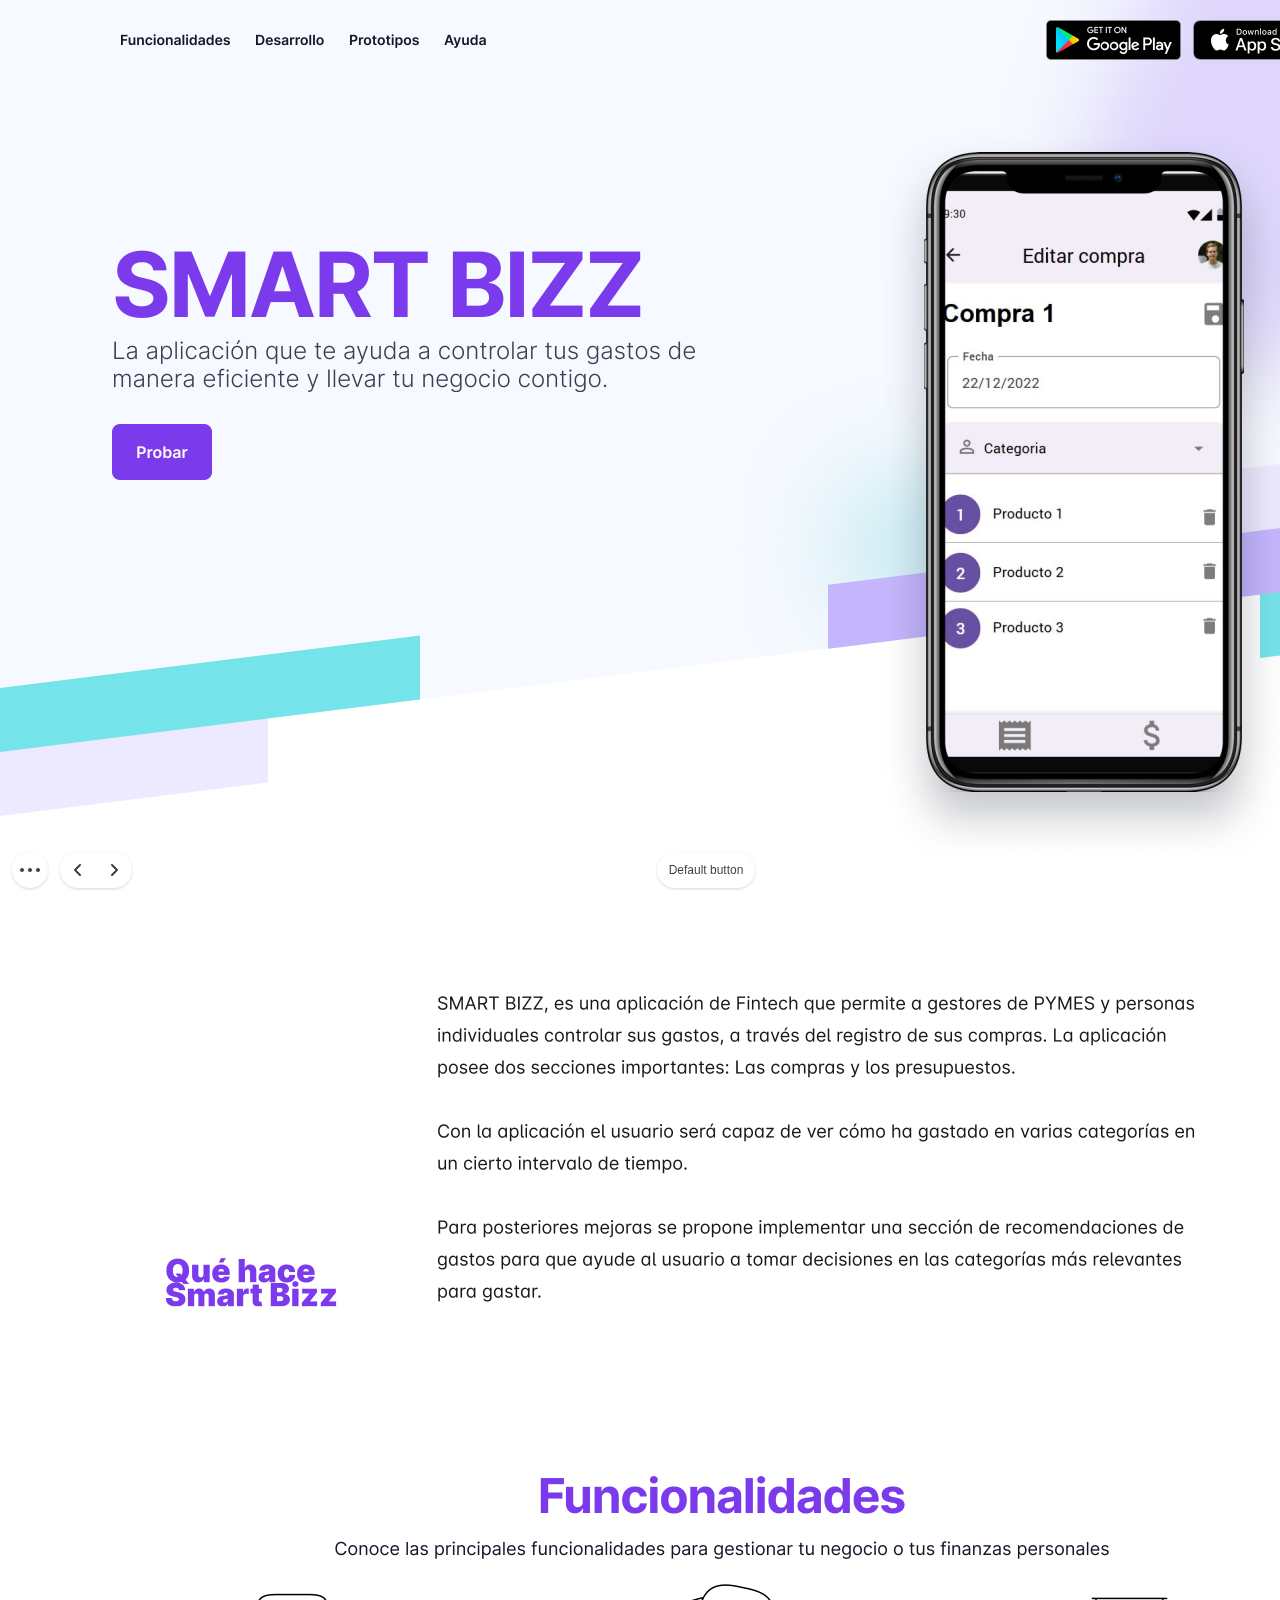
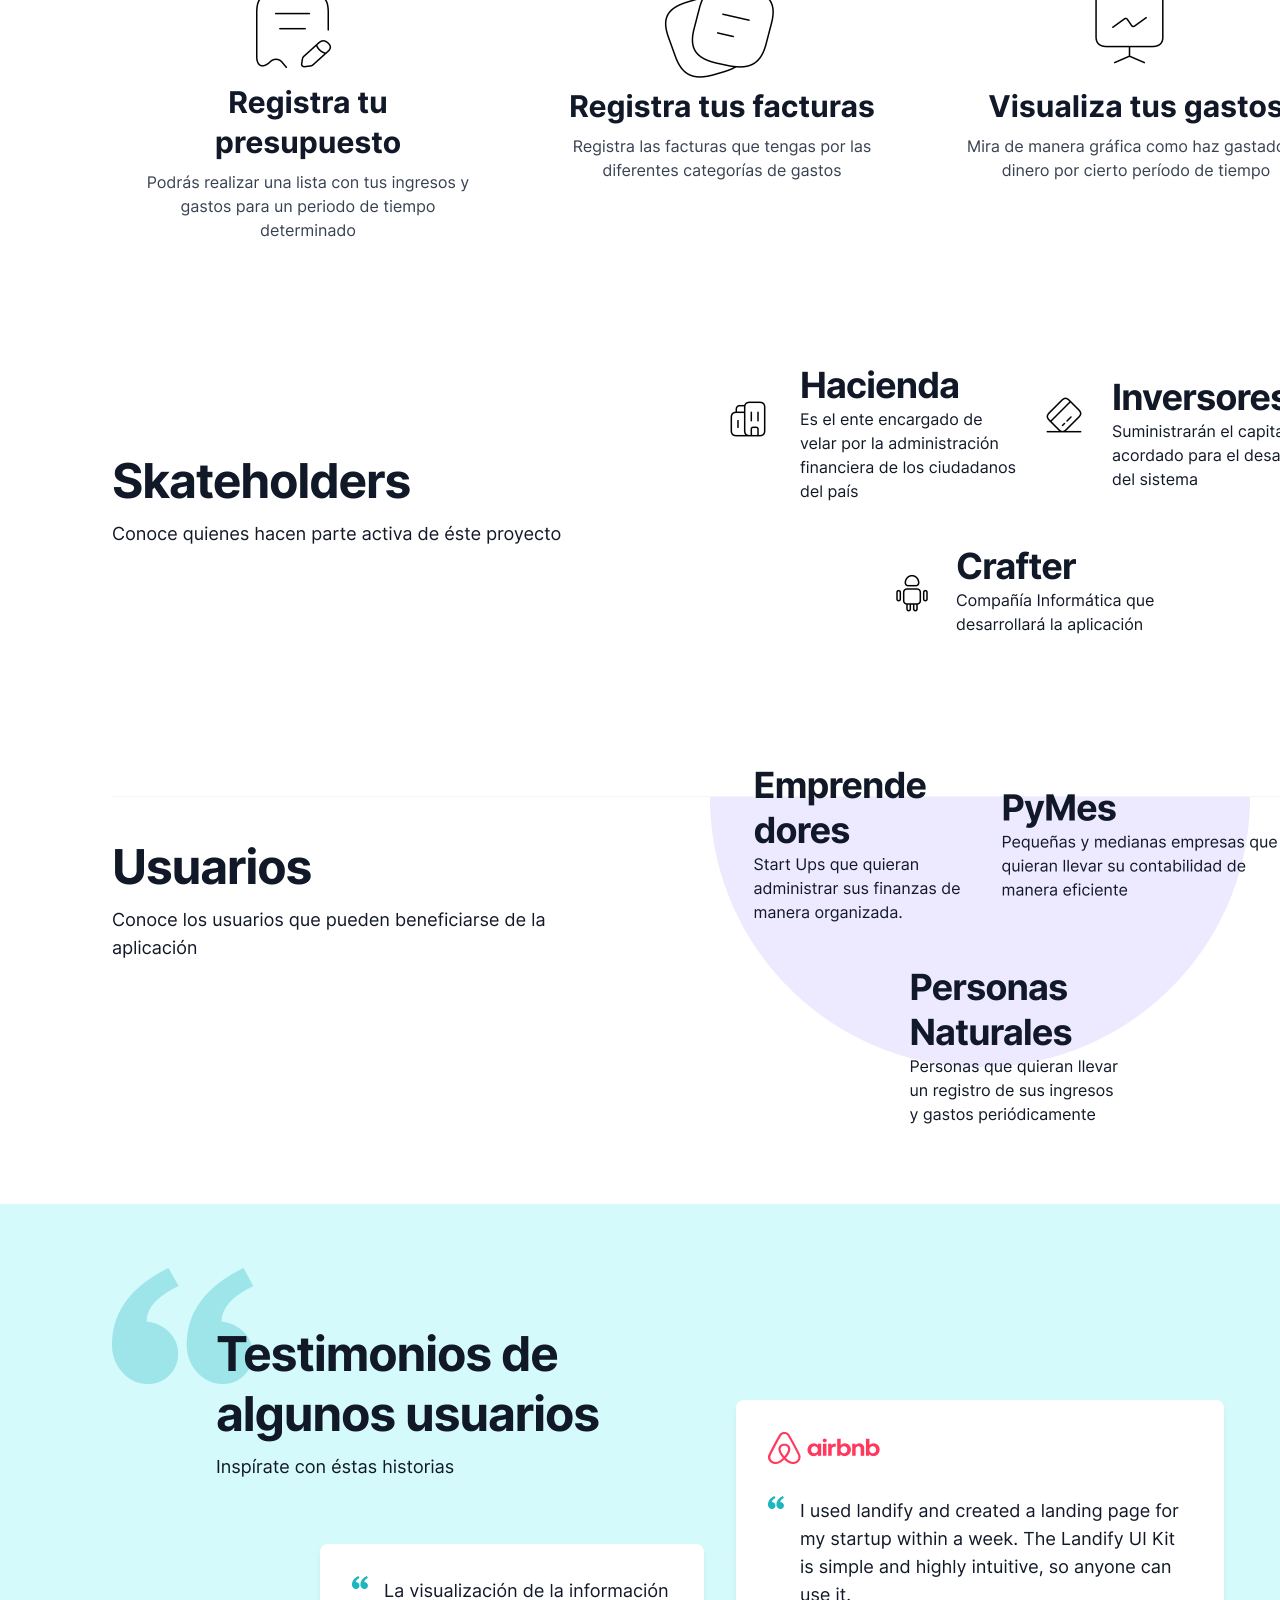
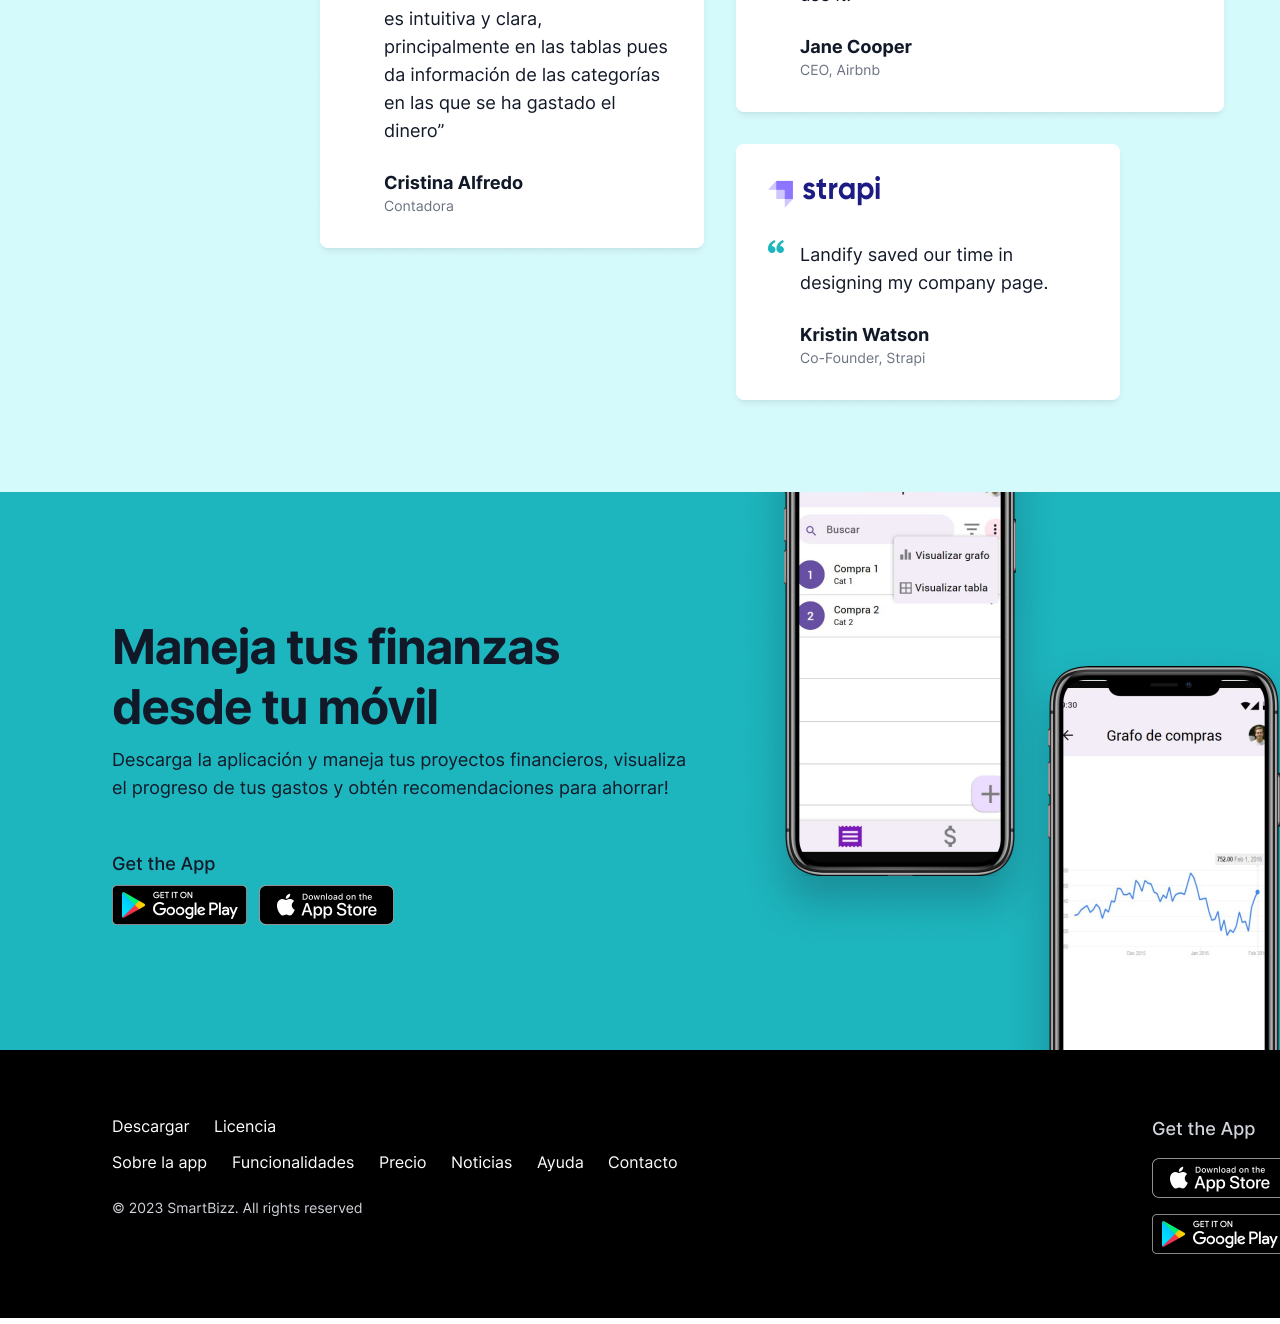
<file: P4/SmartBizz_WebPage/index.html>
<!DOCTYPE html>
<html>
    <head>
        <meta http-equiv="Content-Type" content="text/html; charset=UTF-8">
        <meta name="generator" content="Generated by Demo Station plugin for Figma - https://github.com/MaxBazarov/demo-station-plugin">
        <title>Smartbizz</title>
        <link rel="shortcut icon"  type="image/png?" href="resources/icon.png?V_V_V">
        <link rel="stylesheet" type="text/css" href="resources/viewer.css?V_V_V">
    
        <link rel="stylesheet" type="text/css" href="resources/animations.css?V_V_V">
        <link rel="stylesheet" type="text/css" href="resources/viewer-top.css?V_V_V">
        <script type="text/javascript" src="js/other/jquery-3.3.1.min.js" charset="UTF-8"></script>
        <script type="text/javascript" src="js/other/jquery.hotkeys.js" charset="UTF-8"></script>
        <script type="text/javascript" src="js/other/jquery.ba-hashchange.min.js" charset="UTF-8"></script>
        <script type="text/javascript" src="js/ViewerPage.js?V_V_V" charset="UTF-8"></script>
        <script type="text/javascript" src="data/story.js?V_V_V" charset="UTF-8"></script>
        <script type="text/javascript" src="js/Viewer.js?V_V_V" charset="UTF-8"></script>
        <script type="text/javascript" src="js/AbstractViewer.js?V_V_V" charset="UTF-8"></script>
        <script type="text/javascript" src="js/CommentsViewer.js?V_V_V" charset="UTF-8"></script>
    
            <script type="text/javascript" src="js/GalleryViewer.js?V_V_V" charset="UTF-8"></script>
            
        <script type="text/javascript" src="js/PresenterViewer.js?V_V_V" charset="UTF-8"></script>
	
        <script type="text/javascript" src="data/handoff.js?V_V_V" charset="UTF-8"></script>
        <script type="text/javascript" src="js/SymbolViewer.js?V_V_V" charset="UTF-8"></script>
		
        <script type="text/javascript" src="js/InfoViewer.js?V_V_V" charset="UTF-8"></script>
        <script type="text/javascript">
    
        var viewer = new Viewer(story, "images")
        </script>
        <script>
        function copyToBuffer(elID) {
            var copyText = document.getElementById(elID);

            var $temp = $("<input>");
            $("body").append($temp);
            $temp.val($(copyText).text()).select();
            document.execCommand("copy");
            $temp.remove();
        }
    function showFAIconInfo(code) {
        window.open("https://fontawesome.com/icons?d=gallery&q=" + code, "_blank")
    }
        </script>
        <!--HEAD_INJECT-->
    </head>
    <style>
        /* Safari syntax */
        :-webkit-full-screen {
            background-color: undefined;
        }
        /* IE11 */
        :-ms-fullscreen {
            background-color: undefined;
        }
        /* Standard syntax */
        :fullscreen {
            background-color: undefined;
        }

    </style>
    <body class="screen" style="background:undefined" onload="">
            <div class="containerSVG"> <svg class="svgIcon">
    <symbol ID="icMenu" viewBox="0 0 24 24">
        <path d="M4,14 C2.8954305,14 2,13.1045695 2,12 C2,10.8954305 2.8954305,10 4,10 C5.1045695,10 6,10.8954305 6,12 C6,13.1045695 5.1045695,14 4,14 Z M12,14 C10.8954305,14 10,13.1045695 10,12 C10,10.8954305 10.8954305,10 12,10 C13.1045695,10 14,10.8954305 14,12 C14,13.1045695 13.1045695,14 12,14 Z M20,14 C18.8954305,14 18,13.1045695 18,12 C18,10.8954305 18.8954305,10 20,10 C21.1045695,10 22,10.8954305 22,12 C22,13.1045695 21.1045695,14 20,14 Z" />
    </symbol>
    <symbol ID="icArrwLeft" viewBox="0 0 24 24">
        <path d="M14.7071068,16.2928932 C15.0976311,16.6834175 15.0976311,17.3165825 14.7071068,17.7071068 C14.3165825,18.0976311 13.6834175,18.0976311 13.2928932,17.7071068 L8.29289322,12.7071068 C7.90236893,12.3165825 7.90236893,11.6834175 8.29289322,11.2928932 L13.2928932,6.29289322 C13.6834175,5.90236893 14.3165825,5.90236893 14.7071068,6.29289322 C15.0976311,6.68341751 15.0976311,7.31658249 14.7071068,7.70710678 L10.4142136,12 L14.7071068,16.2928932 Z" />
    </symbol>
    <symbol ID="icArrwRight" viewBox="0 0 24 24">
        <path d="M15.7071068,16.2928932 C16.0976311,16.6834175 16.0976311,17.3165825 15.7071068,17.7071068 C15.3165825,18.0976311 14.6834175,18.0976311 14.2928932,17.7071068 L9.29289322,12.7071068 C8.90236893,12.3165825 8.90236893,11.6834175 9.29289322,11.2928932 L14.2928932,6.29289322 C14.6834175,5.90236893 15.3165825,5.90236893 15.7071068,6.29289322 C16.0976311,6.68341751 16.0976311,7.31658249 15.7071068,7.70710678 L11.4142136,12 L15.7071068,16.2928932 Z" transform="matrix(-1 0 0 1 25 0)" />
    </symbol>
    <symbol ID="icHeart" viewBox="0 0 24 24">
        <path fill="none" stroke="#404B58" stroke-width="2" d="M12,18.8536369 C17.3943819,16.1015046 20,12.9784118 20,9.5 C20,7.01471863 17.9852814,5 15.5,5 C14.4391705,5 13.4374107,5.36699819 12.6367778,6.02820949 L12,6.55409926 L11.3632222,6.02820949 C10.5625893,5.36699819 9.56082953,5 8.5,5 C6.01471863,5 4,7.01471863 4,9.5 C4,12.9784118 6.60561807,16.1015046 12,18.8536369 Z"/>
    </symbol>
     <symbol ID="icPointer" viewBox="0 0 24 24">
        <path d="M7.16743376,4.34579076 C7.66363057,3.87908025 8.39151976,3.755899 9.01365224,4.03335379 L9.01365224,4.03335379 L9.10700534,4.08777143 C9.63104823,4.47472439 10.0217699,5.01508408 10.2127512,5.60062907 C10.4917675,6.2824399 10.6779761,6.99862675 10.7637203,7.71100475 L10.7637203,7.71100475 L10.817,8.033 L10.870648,7.99008307 C10.9508584,7.93108653 11.0375587,7.87866583 11.130137,7.83371233 L11.130137,7.83371233 L11.2733366,7.7719939 C11.645598,7.65777539 12.0393934,7.63209308 12.4423174,7.7005808 C12.8744158,7.79091478 13.2571639,8.03945252 13.515467,8.3974312 L13.515467,8.3974312 L13.525,8.415 L13.5580532,8.38060854 C13.7375777,8.20417748 13.9573664,8.06689595 14.2126677,7.97661745 L14.2126677,7.97661745 L14.3700719,7.92815354 C14.7601243,7.85683728 15.1598757,7.85683728 15.6185326,7.94579813 C15.9857599,8.06856757 16.3070009,8.30005011 16.5396674,8.609557 L16.5396674,8.609557 L16.6043493,8.72458234 C16.6428414,8.82097976 16.6788016,8.91827539 16.7122125,9.01653061 L16.7122125,9.01653061 L16.726,9.06 L16.8208864,8.97721759 C16.9681747,8.85926223 17.1379522,8.76879133 17.3224355,8.71266304 L17.3224355,8.71266304 L17.4634337,8.67711323 C17.9896455,8.5711603 18.5324104,8.75398638 18.8872742,9.15672267 C19.242138,9.55945895 19.3551885,10.1209202 19.1838405,10.6296094 L19.2093224,10.5357799 L19.2090334,12.7610745 C19.1862391,13.1271355 19.1470105,13.4918634 19.0880685,13.8664949 L19.0224339,14.2448438 L18.9429284,14.6322922 C18.7541803,15.1823144 18.4914657,15.7040948 18.1217893,16.2343243 C17.6699093,16.7368429 17.2965379,17.3047439 17.0143136,17.9188042 L17.0363224,17.8727799 L17.0047955,18.0384429 C16.9929046,18.1111666 16.9833046,18.1844595 16.9760091,18.2584435 L16.9610493,18.4825906 L16.9599974,18.7116152 C16.9591372,18.9778721 16.9937268,19.2430586 17.0628545,19.5001867 C17.1426598,19.7970308 16.9382454,20.0949145 16.6325641,20.1272293 C16.1887579,20.1741459 15.7412421,20.1741459 15.2739714,20.1241858 C14.8192803,20.0542334 14.4188874,19.6281882 14.0808095,19.0818271 L14.0808095,19.0818271 L14.007,18.959 C13.6458971,19.5469161 13.2283691,20.0164429 12.7971825,20.133474 L12.7971825,20.133474 L12.6792804,20.1564734 C12.40804,20.1888603 12.1178623,20.1996559 11.5976025,20.1951344 L11.5976025,20.1951344 L10.2584286,20.169736 L9.48,20.16 C9.16840558,20.16 8.93270845,19.8780895 8.98790834,19.5714235 L8.98790834,19.5714235 L9.0027436,19.4616806 C9.02119919,19.2959265 9.02585489,19.1230993 9.00917907,18.9708257 C8.99125835,18.8071844 8.95160807,18.7033862 8.92009941,18.6757201 L8.92009941,18.6757201 L8.68126124,18.4610804 L7.73371165,17.5692523 L6.87532389,16.5869703 C6.7408966,16.4141352 6.12289613,15.3607699 5.76460288,14.7906072 L5.76460288,14.7906072 L5.62038404,14.5667312 C5.59696768,14.5332792 5.57867016,14.5070634 5.55981671,14.4808928 L5.55981671,14.4808928 L4.6386181,13.3268316 C4.38383819,13.0013876 4.22702059,12.7785585 4.13684781,12.6063498 L4.13684781,12.6063498 L4.05648317,12.4645383 C3.86064293,12.0784209 3.81297141,11.6326253 3.92414472,11.2219126 C4.14055922,10.3315035 4.98520633,9.74084121 5.93847381,9.84979299 C6.54529028,9.97169156 7.1029491,10.2691096 7.53281665,10.6960265 L7.53281665,10.6960265 L7.723,10.883 L7.6912417,10.723928 L7.64251772,10.5011802 C7.57779705,10.2174049 7.53759574,10.0512485 7.49682897,9.89744992 L7.49682897,9.89744992 L7.32963781,9.29184575 L7.04456938,8.13982119 C6.92154004,7.6413934 6.82477772,7.13684703 6.75976794,6.65834902 C6.61137215,5.91865308 6.7193326,5.15047299 7.06586723,4.48033484 L7.06586723,4.48033484 Z M8.50934031,4.91178804 C8.27952269,4.84813061 8.02983182,4.9074776 7.85256624,5.07420924 L7.91432244,5.02377994 L7.87117294,5.11837118 C7.74604513,5.42118721 7.68689523,5.74791709 7.69799852,6.08431903 L7.71312508,6.28720691 L7.81882079,6.96398474 C7.87322009,7.27747387 7.93828923,7.58776101 8.01328078,7.89178265 L8.01328078,7.89178265 L8.29601637,9.03471155 L8.44911047,9.58764732 L8.58001699,10.1158847 L8.67625156,10.548595 C8.75149962,10.9085229 8.81587907,11.2760953 8.87882633,11.6904775 L8.87882633,11.6904775 L8.97335261,12.3520537 C9.01060121,12.4927706 9.0255715,12.5703226 9.01950838,12.6680061 C9.00562698,12.8916511 9.00162999,12.9288159 8.65656558,13.0620472 L8.65656558,13.0620472 L8.43241435,13.1459443 C8.23545672,13.065262 8.18621731,13.0450914 8.15393215,13.0140564 L8.15393215,13.0140564 L8.08883861,12.9370646 L7.80233685,12.5590928 L7.5578657,12.2238297 L7.29668723,11.8970782 C7.15496439,11.7304554 7.00269692,11.5703689 6.83776679,11.4148687 C6.53749664,11.1168285 6.15631213,10.9135301 5.78418862,10.8368753 C5.37391601,10.7907916 4.99336072,11.0569141 4.892676,11.4704756 C4.83729564,11.6753474 4.87010001,11.8940432 5.00167451,12.1056421 L5.00167451,12.1056421 L5.03690334,12.1679323 C5.11596703,12.3004962 5.24732182,12.482014 5.44275702,12.7314353 L5.44275702,12.7314353 L5.92017745,13.3249945 L6.29953254,13.8026386 L6.44532166,14.0015976 C6.74304028,14.4457352 7.37243772,15.5180187 7.58358848,15.8552149 L7.58358848,15.8552149 L7.64628835,15.9507477 L8.44514313,16.8689487 L9.35653146,17.7235091 L9.57990059,17.9242799 C9.83717242,18.1501771 9.96070027,18.4735533 10.003236,18.8619643 C10.0118351,18.9404865 10.0168432,19.0197358 10.0187392,19.0991214 L10.0187392,19.0991214 L10.017,19.165 L11.2459156,19.1902367 C11.83561,19.2002217 12.1681116,19.1973958 12.4192519,19.177468 L12.4192519,19.177468 L12.5615794,19.1634247 C12.6170658,19.1568969 13.0000528,18.7092498 13.2226316,18.3267031 L13.2226316,18.3267031 L13.2778839,18.2314035 C13.4396915,17.9886975 13.7135208,17.8397056 14.01,17.8397056 C14.3435391,17.8397056 14.648412,18.0282734 14.789646,18.3118584 L14.789646,18.3118584 L14.8465822,18.411971 C15.047575,18.7505088 15.3490101,19.1240166 15.4025641,19.1327707 C15.5895219,19.1525347 15.7772609,19.1624167 15.965,19.1624167 L15.965,19.1624167 L15.985,19.161 L15.9680577,18.9804543 L15.9601727,18.7231423 C15.9502275,18.3449039 15.9880257,17.9669214 16.0726727,17.5981423 L16.0726727,17.5981423 L16.1056864,17.5011958 C16.429971,16.7956214 16.8589864,16.1430854 17.3379853,15.6167264 C17.61604,15.2123026 17.8377695,14.7719231 17.981188,14.3648199 C18.099272,13.8160386 18.1760798,13.2591823 18.21,12.73 L18.21,12.73 L18.21,10.47 L18.2361595,10.3103906 C18.2934615,10.1402752 18.2556553,9.95251178 18.136982,9.81782907 C18.0183088,9.68314635 17.8367978,9.62200582 17.6608226,9.6574385 C17.4848473,9.69287119 17.3411425,9.81949403 17.2838405,9.98960943 L17.2838405,9.98960943 L17.2333183,10.0960858 C17.2060315,10.1394966 17.1784846,10.1946376 17.1518918,10.2591212 C17.1098746,10.3610069 17.0769839,10.4664928 17.0409555,10.6029732 L17.0409555,10.6029732 L16.996796,10.7581274 L16.9595346,10.8379862 C16.9006729,10.9958359 16.8849765,11.0379292 16.5932412,10.9992882 L16.5932412,10.9992882 L16.1501329,10.9267917 C16.0348274,10.6676813 16.009204,10.6101012 16.0212304,10.6050553 C15.9848193,10.0869965 15.8682391,9.57772504 15.6756507,9.09541766 L15.7,9.162 L15.6694688,9.12668516 C15.5949633,9.04790444 15.511666,8.98482947 15.4387784,8.94442971 L15.4387784,8.94442971 L15.3700719,8.91184646 C15.098938,8.86227297 14.821062,8.86227297 14.5895196,8.90293341 C14.4230985,8.94756646 14.2774688,9.04887406 14.1777454,9.18938502 L14.2223224,9.13377994 L14.1675121,9.33868789 C14.1182734,9.53586776 14.0787072,9.73525859 14.0489695,9.93588797 L14.011754,10.2376394 L13.9893984,10.5405193 C13.9584597,11.1706655 13.0294935,11.1762842 12.9909347,10.5465584 L12.9909347,10.5465584 L12.9730784,10.2516986 C12.930789,9.77937294 12.8204225,9.3155109 12.6453027,8.87454375 L12.669,8.94 L12.6310282,8.89504189 C12.5518534,8.81362497 12.456908,8.75113321 12.3573482,8.71292346 L12.3573482,8.71292346 L12.2566634,8.6830061 C12.0262976,8.64406561 11.7900203,8.659475 11.5981215,8.71719666 C11.4132489,8.78768046 11.2781507,8.94899175 11.2402903,9.14805807 C11.2189407,9.25480644 11.2137839,9.47449295 11.224132,9.79681583 L11.224132,9.79681583 L11.25,10.55 C11.25,11.2056512 10.2721205,11.2219446 10.2502775,10.5666574 C10.2493885,10.539987 10.2483981,10.5176836 10.244244,10.482217 L10.244244,10.482217 L9.90052097,8.58822404 L9.77361364,7.85000483 C9.69594584,7.20750256 9.53236284,6.57833719 9.27496435,5.94601645 L9.27496435,5.94601645 L9.20787946,5.76867193 C9.05849627,5.42113224 8.81912344,5.11827389 8.51299466,4.89222857 L8.51732244,4.89577994 L8.557,4.928 Z M15.375,13 C15.5562184,13 15.707414,13.1282379 15.7423813,13.2987132 L15.75,13.3741092 L15.75,16.8258906 C15.75,17.0325054 15.5821068,17.1999998 15.375,17.1999998 C15.1937816,17.1999998 15.042586,17.0717619 15.0076187,16.9012866 L15,16.8258906 L15,13.3741092 C15,13.1674944 15.1678932,13 15.375,13 Z M13.3728388,13 C13.5540542,12.998966 13.7059881,13.1260313 13.7419398,13.2958993 L13.7499939,13.3710717 L13.7699939,16.8246259 C13.7711876,17.0307477 13.6042648,17.1988055 13.3971615,17.1999998 C13.2159461,17.2010338 13.0640121,17.0739685 13.0280605,16.9041005 L13.0200064,16.8289281 L13,13.3753739 C12.9988127,13.1692522 13.1657354,13.0011944 13.3728388,13 Z M11.3728136,13 C11.5540289,12.998944 11.7059714,13.127215 11.7419346,13.2987061 L11.7499938,13.3745973 L11.7699938,16.8210084 C11.7712014,17.0291026 11.6042899,17.1987799 11.3971867,17.1999998 C11.2159713,17.2010558 11.0640288,17.0727848 11.0280657,16.9012937 L11.0200065,16.8254025 L11,13.3789914 C10.9987989,13.1708972 11.1657103,13.0012199 11.3728136,13 Z" />
    </symbol>
    <symbol ID="icAnnotation" viewBox="0 0 24 24">
        <path d="M5,16 L13,16 C13.5522847,16 14,16.4477153 14,17 C14,17.5522847 13.5522847,18 13,18 L5,18 C4.44771525,18 4,17.5522847 4,17 C4,16.4477153 4.44771525,16 5,16 Z M5,6 L19,6 C19.5522847,6 20,6.44771525 20,7 C20,7.55228475 19.5522847,8 19,8 L5,8 C4.44771525,8 4,7.55228475 4,7 C4,6.44771525 4.44771525,6 5,6 Z M5,11 L19,11 C19.5522847,11 20,11.4477153 20,12 C20,12.5522847 19.5522847,13 19,13 L5,13 C4.44771525,13 4,12.5522847 4,12 C4,11.4477153 4.44771525,11 5,11 Z" />
    </symbol>
    <symbol ID="icExperimental" viewBox="0 0 24 24">
        <path fill="white" d="M16,3 C16.5522847,3 17,3.44771525 17,4 C17,4.55228475 16.5522847,5 16,5 L14.9999117,5 L15,10.667 L20.2,17.6 C20.3622777,17.8163702 20.4624259,18.0717378 20.4913009,18.3386714 L20.4913009,18.3386714 L20.5,18.5 C20.5,19.3284271 19.8284271,20 19,20 L19,20 L5,20 C4.67544468,20 4.35964426,19.8947332 4.1,19.7 C3.4372583,19.2029437 3.30294373,18.2627417 3.8,17.6 L3.8,17.6 L9,10.667 L8.99991172,5 L8,5 C7.44771525,5 7,4.55228475 7,4 C7,3.44771525 7.44771525,3 8,3 L16,3 Z M13,5 L11,5 L11,11.3333333 L5.999,18 L17.999,18 L13,11.3333333 L13,5 Z"/>
    </symbol>
    <symbol ID="icEmbed" viewBox="0 0 24 24">
        <path d="M6.7080808,14.2938686 C7.09806642,14.6849308 7.09719364,15.3180952 6.70613141,15.7080808 C6.31506919,16.0980664 5.68190481,16.0971936 5.2919192,15.7061314 L2.2919192,12.6978494 C1.90193253,12.3067862 1.90280651,11.6736197 2.29387128,11.2836345 L5.29387128,8.29191651 C5.684935,7.90193238 6.31809937,7.90280757 6.70808349,8.29387128 C7.09806762,8.684935 7.09719243,9.31809937 6.70612872,9.70808349 L4.41421491,11.9936701 L6.7080808,14.2938686 Z M17.2938713,9.70808349 C16.9028076,9.31809937 16.9019324,8.684935 17.2919165,8.29387128 C17.6819006,7.90280757 18.315065,7.90193238 18.7061287,8.29191651 L21.7061287,11.2836345 C22.0971935,11.6736197 22.0980675,12.3067862 21.7080808,12.6978494 L18.7080808,15.7061314 C18.3180952,16.0971936 17.6849308,16.0980664 17.2938686,15.7080808 C16.9028064,15.3180952 16.9019336,14.6849308 17.2919192,14.2938686 L19.5857851,11.9936701 L17.2938713,9.70808349 Z M13.0513167,5.68377223 C13.2259645,5.15982892 13.7922844,4.87666893 14.3162278,5.0513167 C14.8401711,5.22596447 15.1233311,5.79228445 14.9486833,6.31622777 L10.9486833,18.3162278 C10.7740355,18.8401711 10.2077156,19.1233311 9.68377223,18.9486833 C9.15982892,18.7740355 8.87666893,18.2077156 9.0513167,17.6837722 L13.0513167,5.68377223 Z" />
    </symbol>
    <symbol ID="icGrid" viewBox="0 0 24 24">
        <path d="M12,17 C13.1045695,17 14,17.8954305 14,19 C14,20.1045695 13.1045695,21 12,21 C10.8954305,21 10,20.1045695 10,19 C10,17.8954305 10.8954305,17 12,17 Z M18.5,17 C19.3284271,17 20,17.6715729 20,18.5 C20,19.3284271 19.3284271,20 18.5,20 C17.6715729,20 17,19.3284271 17,18.5 C17,17.6715729 17.6715729,17 18.5,17 Z M5.5,17 C6.32842712,17 7,17.6715729 7,18.5 C7,19.3284271 6.32842712,20 5.5,20 C4.67157288,20 4,19.3284271 4,18.5 C4,17.6715729 4.67157288,17 5.5,17 Z M12,10 C13.1045695,10 14,10.8954305 14,12 C14,13.1045695 13.1045695,14 12,14 C10.8954305,14 10,13.1045695 10,12 C10,10.8954305 10.8954305,10 12,10 Z M19,10 C20.1045695,10 21,10.8954305 21,12 C21,13.1045695 20.1045695,14 19,14 C17.8954305,14 17,13.1045695 17,12 C17,10.8954305 17.8954305,10 19,10 Z M5,10 C6.1045695,10 7,10.8954305 7,12 C7,13.1045695 6.1045695,14 5,14 C3.8954305,14 3,13.1045695 3,12 C3,10.8954305 3.8954305,10 5,10 Z M12,3 C13.1045695,3 14,3.8954305 14,5 C14,6.1045695 13.1045695,7 12,7 C10.8954305,7 10,6.1045695 10,5 C10,3.8954305 10.8954305,3 12,3 Z M18.5,4 C19.3284271,4 20,4.67157288 20,5.5 C20,6.32842712 19.3284271,7 18.5,7 C17.6715729,7 17,6.32842712 17,5.5 C17,4.67157288 17.6715729,4 18.5,4 Z M5.5,4 C6.32842712,4 7,4.67157288 7,5.5 C7,6.32842712 6.32842712,7 5.5,7 C4.67157288,7 4,6.32842712 4,5.5 C4,4.67157288 4.67157288,4 5.5,4 Z" />
    </symbol>
    <symbol ID="icClose" viewBox="0 0 24 24">
      <path d="M10.5857864,12 L7.29289322,8.70710678 C6.90236893,8.31658249 6.90236893,7.68341751 7.29289322,7.29289322 C7.68341751,6.90236893 8.31658249,6.90236893 8.70710678,7.29289322 L12,10.5857864 L15.2928932,7.29289322 C15.6834175,6.90236893 16.3165825,6.90236893 16.7071068,7.29289322 C17.0976311,7.68341751 17.0976311,8.31658249 16.7071068,8.70710678 L13.4142136,12 L16.7071068,15.2928932 C17.0976311,15.6834175 17.0976311,16.3165825 16.7071068,16.7071068 C16.3165825,17.0976311 15.6834175,17.0976311 15.2928932,16.7071068 L12,13.4142136 L8.70710678,16.7071068 C8.31658249,17.0976311 7.68341751,17.0976311 7.29289322,16.7071068 C6.90236893,16.3165825 6.90236893,15.6834175 7.29289322,15.2928932 L10.5857864,12 Z" transform="rotate(-90 12 12)" />
    </symbol>
    <symbol ID="icBack" viewBox="0 0 24 24">
      <path d="M8.36500685,12.7725895 C8.14212731,12.5891835 8,12.3112069 8,12.0000346 C8,11.7624738 8.08283717,11.5442607 8.22120202,11.3727048 L8.22132741,11.3368041 L12.2213274,6.37260414 C12.5678477,5.94255515 13.1973815,5.87484175 13.6274305,6.22136203 C14.0574795,6.56788232 14.1251929,7.1974161 13.7786726,7.6274651 L11.0611595,11.0000346 L19,11.0000346 C19.5522847,11.0000346 20,11.4477499 20,12.0000346 C20,12.5523194 19.5522847,13.0000346 19,13.0000346 L11.0998289,13.0000346 L13.7830365,16.3780588 C14.1265442,16.8105179 14.0544349,17.4395633 13.6219758,17.7830711 C13.1895167,18.1265788 12.5604713,18.0544695 12.2169635,17.6220104 L8.36500685,12.7725895 Z M5,6.00003462 C5.55228475,6.00003462 6,6.44774987 6,7.00003462 L6,17.0000346 C6,17.5523194 5.55228475,18.0000346 5,18.0000346 C4.44771525,18.0000346 4,17.5523194 4,17.0000346 L4,7.00003462 C4,6.44774987 4.44771525,6.00003462 5,6.00003462 Z" />
    </symbol>
    <symbol ID="icResize" viewBox="0 0 24 24">
      <path d="M15.5857864,7 L13,7 C12.4477153,7 12,6.55228475 12,6 C12,5.44771525 12.4477153,5 13,5 L18,5 C18.5522847,5 19,5.44771525 19,6 L19,11 C19,11.5522847 18.5522847,12 18,12 C17.4477153,12 17,11.5522847 17,11 L17,8.41421356 L14.7071068,10.7071068 C14.3165825,11.0976311 13.6834175,11.0976311 13.2928932,10.7071068 C12.9023689,10.3165825 12.9023689,9.68341751 13.2928932,9.29289322 L15.5857864,7 Z M7,15.5857864 L9.29289322,13.2928932 C9.68341751,12.9023689 10.3165825,12.9023689 10.7071068,13.2928932 C11.0976311,13.6834175 11.0976311,14.3165825 10.7071068,14.7071068 L8.41421356,17 L11,17 C11.5522847,17 12,17.4477153 12,18 C12,18.5522847 11.5522847,19 11,19 L6,19 C5.44771525,19 5,18.5522847 5,18 L5,13 C5,12.4477153 5.44771525,12 6,12 C6.55228475,12 7,12.4477153 7,13 L7,15.5857864 Z" />
    </symbol>
    <symbol ID="icGridLayout" viewBox="0 0 24 24">
      <path d="M6.07692308,5 C5.48215488,5 5,5.44771525 5,6 L5,17 C5,17.5522847 5.48215488,18 6.07692308,18 L17.9230769,18 C18.5178451,18 19,17.5522847 19,17 L19,6 C19,5.44771525 18.5178451,5 17.9230769,5 L6.07692308,5 Z M6.17647059,3 L17.8235294,3 C19.5778457,3 21,4.34314575 21,6 L21,17 C21,18.6568542 19.5778457,20 17.8235294,20 L6.17647059,20 C4.42215432,20 3,18.6568542 3,17 L3,6 C3,4.34314575 4.42215432,3 6.17647059,3 Z M14,5 L16,5 L16,18 L14,18 L14,5 Z M8,5 L10,5 L10,18 L8,18 L8,5 Z" />
    </symbol>
    <symbol ID="icElementInspector" viewBox="0 0 24 24">
      <path d="M6,5 C5.40294373,5 5,5.41327562 5,6 L5,18 C5,18.5867244 5.40294373,19 6,19 L9,19 L9,5 L6,5 Z M6,3 L9,3 L9,21 L6,21 C4.22104159,21 3,19.7358628 3,18 L3,6 C3,4.26413718 4.22104159,3 6,3 Z M12,1 C12.5522847,1 13,1.44771525 13,2 L13,22 C13,22.5522847 12.5522847,23 12,23 C11.4477153,23 11,22.5522847 11,22 L11,2 C11,1.44771525 11.4477153,1 12,1 Z M15,3 L17,3 L17,5 L15,5 L15,3 Z M19,7 L21,7 L21,9 L19,9 L19,7 Z M19,11 L21,11 L21,13 L19,13 L19,11 Z M19,15 L21,15 L21,17 L19,17 L19,15 Z M15,19 L17,19 L17,21 L15,21 L15,19 Z M19,19 L21,19 C21,20.1045695 20.1045695,21 19,21 L19,19 Z M19,3 C20.1045695,3 21,3.8954305 21,5 L19,5 L19,3 Z" />
    </symbol>
    <symbol ID="icVersionInspector" viewBox="0 0 24 24">
      <path d="M6,5 C5.40294373,5 5,5.41327562 5,6 L5,18 C5,18.5867244 5.40294373,19 6,19 L9,19 L9,5 L6,5 Z M6,3 L9,3 L9,21 L6,21 C4.22104159,21 3,19.7358628 3,18 L3,6 C3,4.26413718 4.22104159,3 6,3 Z M12,1 C12.5522847,1 13,1.44771525 13,2 L13,22 C13,22.5522847 12.5522847,23 12,23 C11.4477153,23 11,22.5522847 11,22 L11,2 C11,1.44771525 11.4477153,1 12,1 Z M15,3 L17,3 L17,5 L15,5 L15,3 Z M19,7 L21,7 L21,9 L19,9 L19,7 Z M19,11 L21,11 L21,13 L19,13 L19,11 Z M19,15 L21,15 L21,17 L19,17 L19,15 Z M15,19 L17,19 L17,21 L15,21 L15,19 Z M19,19 L21,19 C21,20.1045695 20.1045695,21 19,21 L19,19 Z M19,3 C20.1045695,3 21,3.8954305 21,5 L19,5 L19,3 Z" />
    </symbol>
    <symbol ID="icIncreaseVersion" viewBox="0 0 24 24">
      <path d="M12,2 C17.5228475,2 22,6.4771525 22,12 C22,17.5228475 17.5228475,22 12,22 C6.4771525,22 2,17.5228475 2,12 C2,6.4771525 6.4771525,2 12,2 Z M12,4 C7.581722,4 4,7.581722 4,12 C4,16.418278 7.581722,20 12,20 C16.418278,20 20,16.418278 20,12 C20,7.581722 16.418278,4 12,4 Z M11.3086198,9.29124083 C11.7000598,8.90162823 12.333229,8.90311306 12.7228373,9.29455727 L12.7228373,9.29455727 L15.7087669,12.2945573 C16.0983722,12.6859984 16.0968839,13.3191617 15.7054427,13.7087669 C15.3140016,14.0983722 14.6808383,14.0968839 14.2912331,13.7054427 L14.2912331,13.7054427 L12.0107539,11.4142175 L9.70545052,13.7087592 C9.31401364,14.0983687 8.6808504,14.0968874 8.29124083,13.7054505 C7.90163127,13.3140136 7.9031126,12.6808504 8.29454948,12.2912408 L8.29454948,12.2912408 Z" />
    </symbol>
    <symbol ID="icDecreaseVersion" viewBox="0 0 24 24">
      <path d="M12,2 C17.5228475,2 22,6.4771525 22,12 C22,17.5228475 17.5228475,22 12,22 C6.4771525,22 2,17.5228475 2,12 C2,6.4771525 6.4771525,2 12,2 Z M12,4 C7.581722,4 4,7.581722 4,12 C4,16.418278 7.581722,20 12,20 C16.418278,20 20,16.418278 20,12 C20,7.581722 16.418278,4 12,4 Z M8.29124083,10.2945495 C8.6808504,9.9031126 9.31401364,9.90163127 9.70545052,10.2912408 L9.70545052,10.2912408 L12.0107539,12.5857825 L14.2912331,10.2945573 C14.6808383,9.90311611 15.3140016,9.90162781 15.7054427,10.2912331 C16.0968839,10.6808383 16.0983722,11.3140016 15.7087669,11.7054427 L15.7087669,11.7054427 L12.7228373,14.7054427 C12.333229,15.0968869 11.7000598,15.0983718 11.3086198,14.7087592 L11.3086198,14.7087592 L8.29454948,11.7087592 C7.9031126,11.3191496 7.90163127,10.6859864 8.29124083,10.2945495 Z" />
    </symbol>
    <symbol ID="icCloseBtn" viewBox="0 0 24 24">
      <path fill="#FFFFFF" d="M4.29289322,4.29289322 C4.68341751,3.90236893 5.31658249,3.90236893 5.70710678,4.29289322 L5.70710678,4.29289322 L12,10.585 L18.2928932,4.29289322 C18.6533772,3.93240926 19.2206082,3.90467972 19.6128994,4.20970461 L19.7071068,4.29289322 C20.0976311,4.68341751 20.0976311,5.31658249 19.7071068,5.70710678 L19.7071068,5.70710678 L13.415,12 L19.7071068,18.2928932 C20.0675907,18.6533772 20.0953203,19.2206082 19.7902954,19.6128994 L19.7071068,19.7071068 C19.3165825,20.0976311 18.6834175,20.0976311 18.2928932,19.7071068 L18.2928932,19.7071068 L12,13.415 L5.70710678,19.7071068 C5.34662282,20.0675907 4.77939176,20.0953203 4.38710056,19.7902954 L4.29289322,19.7071068 C3.90236893,19.3165825 3.90236893,18.6834175 4.29289322,18.2928932 L4.29289322,18.2928932 L10.585,12 L4.29289322,5.70710678 C3.93240926,5.34662282 3.90467972,4.77939176 4.20970461,4.38710056 Z" />
    </symbol>
    <symbol ID="icAddComment" viewBox="0 0 24 24">
    <path d="M19,3 L5,3 C3.34314575,3 2,4.34314575 2,6 L2,16 L2.00509269,16.1762728 C2.09633912,17.75108 3.40231912,19 5,19 L15.65,19 L18.7506099,21.4811128 C19.105236,21.7648136 19.545857,21.9193752 20,21.9193752 C21.1045695,21.9193752 22,21.0239447 22,19.9193752 L22,6 C22,4.34314575 20.6568542,3 19,3 Z M5,5 L19,5 C19.5522847,5 20,5.44771525 20,6 L20,19.9193752 L16.3507811,17 L5,17 C4.44771525,17 4,16.5522847 4,16 L4,6 C4,5.44771525 4.44771525,5 5,5 Z M12,7 C12.5522847,7 13,7.44771525 13,8 L13,14 C13,14.5522847 12.5522847,15 12,15 C11.4477153,15 11,14.5522847 11,14 L11,8 C11,7.44771525 11.4477153,7 12,7 Z M9,10 L15,10 C15.5522847,10 16,10.4477153 16,11 C16,11.5522847 15.5522847,12 15,12 L9,12 C8.44771525,12 8,11.5522847 8,11 C8,10.4477153 8.44771525,10 9,10 Z"/>
    </symbol>
    <symbol ID="icComments" viewBox="0 0 24 24">
    <path d="M19,3 C20.6568542,3 22,4.34314575 22,6 L22,6 L22,19.9193752 C22,21.0239447 21.1045695,21.9193752 20,21.9193752 C19.545857,21.9193752 19.105236,21.7648136 18.7506099,21.4811128 L18.7506099,21.4811128 L15.65,19 L5,19 C3.40231912,19 2.09633912,17.75108 2.00509269,16.1762728 L2.00509269,16.1762728 L2,16 L2,6 C2,4.34314575 3.34314575,3 5,3 L5,3 Z M19,5 L5,5 C4.44771525,5 4,5.44771525 4,6 L4,6 L4,16 C4,16.5522847 4.44771525,17 5,17 L5,17 L16.3507811,17 L20,19.9193752 L20,6 C20,5.44771525 19.5522847,5 19,5 L19,5 Z M12,12 C12.5522847,12 13,12.4477153 13,13 C13,13.5522847 12.5522847,14 12,14 L8,14 C7.44771525,14 7,13.5522847 7,13 C7,12.4477153 7.44771525,12 8,12 L12,12 Z M16,8 C16.5522847,8 17,8.44771525 17,9 C17,9.55228475 16.5522847,10 16,10 L8,10 C7.44771525,10 7,9.55228475 7,9 C7,8.44771525 7.44771525,8 8,8 L16,8 Z"/>
    </symbol>
    <symbol ID="icHide" viewBox="0 0 24 24">
    <path d="M5.38615132,2.21064778 C5.82209852,1.87157774 6.45037412,1.95011219 6.78944416,2.38605939 L6.78944416,2.38605939 L20.7894442,20.3860594 L20.8603054,20.4898575 C21.1143171,20.9169531 21.0164453,21.4763645 20.6140326,21.7893522 C20.1780854,22.1284223 19.5498098,22.0498878 19.2107397,21.6139406 L19.2107397,21.6139406 L16.8780344,18.6156594 C15.5498874,19.5708529 14.041875,20 12,20 C8.6859351,20 6.77821955,18.8695019 4.76330809,16.1942038 L4.76330809,16.1942038 L4.61751058,15.9953594 L2.63509259,13.1986701 L2.28770167,12.7182294 L1.75,12 L2.2,11.4 L2.49341785,10.9985181 L4.31543313,8.42073233 L4.75555556,7.80740741 C5.42384589,6.91635363 6.0806072,6.19680427 6.78216144,5.63325828 L5.21073972,3.61394061 L5.13987849,3.51014248 C4.88586677,3.08304691 4.98373853,2.52363551 5.38615132,2.21064778 Z M8.00925198,7.2123467 C7.45172452,7.66214724 6.92187523,8.25231451 6.35555556,9.00740741 L6.35555556,9.00740741 L6.30731957,9.07271659 L4.236,11.999 L6.30450475,14.9148846 L6.53802015,15.2223052 C8.12271813,17.2561888 9.46831678,18 12,18 C13.5528699,18 14.6595013,17.7201572 15.6487821,17.0344116 L14.2866626,15.2823731 C13.6385783,15.7347043 12.8502707,16 12,16 C9.790861,16 8,14.209139 8,12 C8,10.7921161 8.535385,9.70927802 9.38179517,8.97584565 Z M12,4 C15.3306702,4 17.2354638,5.12876655 19.2444444,7.80740741 L19.2444444,7.80740741 L19.3777773,7.98990371 L21.2554675,10.6474617 L21.7154062,11.2859885 L22.25,12 L21.7122983,12.7182294 L21.3649074,13.1986701 L19.7160653,15.5283237 L19.623,15.657954 L18.34,14.007954 L19.763,11.999 L17.9370251,9.41365436 L17.6444444,9.00740741 C15.9867584,6.79715938 14.641552,6 12,6 L12.112,6.00095403 L10.6134966,4.07512187 C10.9529438,4.03563361 11.3083548,4.01198764 11.6820769,4.00353786 Z M10,12 C10,13.1045695 10.8954305,14 12,14 C12.3873079,14 12.7489023,13.8899073 13.0551963,13.6993088 L10.6131393,10.5589495 C10.23517,10.9227924 10,11.4339327 10,12 Z"/>
    </symbol>
    <symbol ID="icList" viewBox="0 0 24 24">
     <path d="M5,16 C5.55228475,16 6,16.4477153 6,17 C6,17.5522847 5.55228475,18 5,18 L4,18 C3.44771525,18 3,17.5522847 3,17 C3,16.4477153 3.44771525,16 4,16 L5,16 Z M20,16 C20.5522847,16 21,16.4477153 21,17 C21,17.5522847 20.5522847,18 20,18 L10,18 C9.44771525,18 9,17.5522847 9,17 C9,16.4477153 9.44771525,16 10,16 L20,16 Z M5,11 C5.55228475,11 6,11.4477153 6,12 C6,12.5522847 5.55228475,13 5,13 L4,13 C3.44771525,13 3,12.5522847 3,12 C3,11.4477153 3.44771525,11 4,11 L5,11 Z M20,11 C20.5522847,11 21,11.4477153 21,12 C21,12.5522847 20.5522847,13 20,13 L10,13 C9.44771525,13 9,12.5522847 9,12 C9,11.4477153 9.44771525,11 10,11 L20,11 Z M5,6 C5.55228475,6 6,6.44771525 6,7 C6,7.55228475 5.55228475,8 5,8 L4,8 C3.44771525,8 3,7.55228475 3,7 C3,6.44771525 3.44771525,6 4,6 L5,6 Z M20,6 C20.5522847,6 21,6.44771525 21,7 C21,7.55228475 20.5522847,8 20,8 L10,8 C9.44771525,8 9,7.55228475 9,7 C9,6.44771525 9.44771525,6 10,6 L20,6 Z"/>
    </symbol>
    <symbol ID="icPlay" viewBox="0 0 24 24">
      <path d="M8,3.53238076 C6.34314575,3.53238076 5,4.87552651 5,6.53238076 L5,17.4676192 C5,18.0113511 5.1477735,18.5448603 5.42752122,19.0111065 C6.2799657,20.4318473 8.12274647,20.8925425 9.54348727,20.040098 L18.656186,14.5724788 C19.0784348,14.3191295 19.4318282,13.9657361 19.6851775,13.5434873 C20.537622,12.1227465 20.0769268,10.2799657 18.656186,9.42752122 L9.54348727,3.95990198 C9.07724106,3.68015426 8.54373184,3.53238076 8,3.53238076 Z M8,5.53238076 C8.18124395,5.53238076 8.35908035,5.58163859 8.51449576,5.67488783 L17.6271945,11.1425071 C18.1007748,11.4266552 18.2543398,12.0409155 17.9701917,12.5144958 C17.8857419,12.6552454 17.7679441,12.7730432 17.6271945,12.8574929 L8.51449576,18.3251122 C8.04091549,18.6092603 7.42665523,18.4556953 7.14250707,17.982115 C7.04925783,17.8266996 7,17.6488632 7,17.4676192 L7,6.53238076 C7,5.98009601 7.44771525,5.53238076 8,5.53238076 Z"/>
    </symbol>
    <symbol ID="icImage" viewBox="0 0 24 24">
      <path d="M17,2 C19.7614237,2 22,4.23857625 22,7 L22,7 L22,17 C22,19.7614237 19.7614237,22 17,22 L17,22 L7,22 C4.23857625,22 2,19.7614237 2,17 L2,17 L2,7 C2,4.23857625 4.23857625,2 7,2 L7,2 Z M16,12 C15.8297561,12 15.5946209,12.2378497 15.2734196,12.8038837 L15.1055488,13.1146676 L14.9227455,13.4826581 C14.8910012,13.5488965 14.8586103,13.6176231 14.8255604,13.6888901 L14.3890648,14.6566547 L14.1803282,15.0984849 C13.53366,16.4191512 13.0025432,17 12,17 C11.3307761,17 10.812497,16.8368878 10.0090244,16.4495 L9.31831527,16.1119469 L9.09036118,16.0093391 L8.90697512,15.9359222 L8.76121803,15.8889974 C8.6104198,15.8486563 8.52228012,15.8568939 8.4472136,15.8944272 C8.30414881,15.9659596 8.11698867,16.1194358 7.88932876,16.3525162 L7.68435724,16.5717397 C7.64857023,16.6115079 7.61197765,16.6528871 7.57458999,16.6958703 L7.340807,16.9729646 C7.30028096,17.022337 7.25898082,17.0732999 7.21691704,17.1258464 L6.95545469,17.4600748 L6.67616841,17.8319832 C6.62816333,17.8970898 6.57943654,17.9637527 6.52999854,18.0319652 L6.22491981,18.4597799 L5.90327507,18.9244561 L5.5655675,19.4256665 C5.53243943,19.4754556 5.49909687,19.5257438 5.46554181,19.5765298 C5.91415838,19.846071 6.43910316,20 7,20 L7,20 L17,20 C18.6568542,20 20,18.6568542 20,17 L20,17 L19.9998707,16.5619291 C19.4411584,16.1605501 18.9628238,15.5931969 18.3332607,14.6771273 L17.6679497,13.6797002 C17.486047,13.4068462 17.3213607,13.1723124 17.1710577,12.972542 L16.9560365,12.6985143 L16.7604657,12.4739638 C16.4495425,12.1394621 16.210809,12 16,12 Z M17,4 L7,4 C5.34314575,4 4,5.34314575 4,7 L4,7 L4,17 C4,17.3295217 4.05312788,17.6466347 4.15128526,17.9432406 L4.3462045,17.6548857 C4.40810659,17.5647094 4.46932646,17.4762377 4.5298746,17.3894636 L4.88518652,16.8891368 C5.0009928,16.7291156 5.11419602,16.5758306 5.22488003,16.4292273 L5.54945832,16.0094075 C6.3424293,15.0096976 6.99841223,14.3827599 7.5527864,14.1055728 C8.38270441,13.6906138 8.94469995,13.7459368 10.0020647,14.2244794 L10.4232877,14.4236794 L10.6541098,14.5379859 C10.7780334,14.6000077 10.8906334,14.6547492 10.993886,14.7028076 L11.2775772,14.8275305 C11.537178,14.9333981 11.7304355,14.9844907 11.9107022,14.996928 L11.9443746,14.9967053 C11.9280519,14.9921104 11.9287454,14.9811437 11.9454696,14.9550286 L12,14.88 C12.1185243,14.7219676 12.2462046,14.4994343 12.4032934,14.1784306 L12.9005785,13.0896353 C13.8754872,10.9231715 14.5678658,10 16,10 C17.2095852,10 17.9825322,10.6374853 19.0141196,12.1049639 L19.8067485,13.286551 L20,13.568 L20,7 C20,5.40231912 18.75108,4.09633912 17.1762728,4.00509269 L17,4 Z M9,6 C10.6568542,6 12,7.34314575 12,9 C12,10.6568542 10.6568542,12 9,12 C7.34314575,12 6,10.6568542 6,9 C6,7.34314575 7.34314575,6 9,6 Z M9,8 C8.44771525,8 8,8.44771525 8,9 C8,9.55228475 8.44771525,10 9,10 C9.55228475,10 10,9.55228475 10,9 C10,8.44771525 9.55228475,8 9,8 Z"/>
    </symbol>
    <symbol ID="icImage2" viewBox="0 0 24 24">
      <path d="M16,7 C17.1143424,7 18.4295271,8.57121215 19.5441438,10.5880323 L19.8075954,11.0800485 C19.8939919,11.2465216 19.9788993,11.4152703 20.062112,11.5857182 L20.3064606,12.1015835 C20.3462695,12.1882186 20.3856034,12.2751344 20.4244365,12.362259 L20.6512209,12.8869343 L20.8647543,13.4131606 L20.9661666,13.6757748 L20.9661666,13.6757748 L21.1575115,14.1978441 C21.2492033,14.4573935 21.33477,14.7142827 21.4135179,14.9665669 L21.5617164,15.4644186 C21.8391079,16.4455364 22,17.3322244 22,18 C22,19.6060049 20.4344017,20.3060052 17.7640217,20.6899553 C16.1972149,20.9152325 14.4637981,20.9933553 12.4336944,20.9995105 L11.5677648,20.9995105 C9.53620185,20.9933553 7.80278511,20.9152325 6.23597834,20.6899553 C3.56559832,20.3060052 2,19.6060049 2,18 C2,15.4380799 4.88475194,11 7,11 C7.75239916,11 8.30673559,11.2622061 8.95745456,11.7977366 L9.17606666,11.9844701 L9.47686384,12.2525907 C10.1075624,12.8132116 10.4577906,13 11,13 C11.111969,13 11.2802962,12.847819 11.522927,12.4940925 L11.662748,12.2808661 C11.6873156,12.2418981 11.7125242,12.2011903 11.7383874,12.1587055 L11.9015287,11.8821773 L12.0810259,11.5612224 L12.2775261,11.1940608 L13.0048253,9.76854174 C13.0468792,9.68786397 13.088229,9.6092967 13.1289398,9.53279694 L13.3660553,9.09826444 C14.2495881,7.52502439 14.8638399,7 16,7 Z M16,9 C15.888031,9 15.7197038,9.15218104 15.477073,9.50590753 L15.337252,9.71913394 C15.3126844,9.75810191 15.2874758,9.79880972 15.2616126,9.84129446 L15.0984713,10.1178227 L14.9189741,10.4387776 L14.7224739,10.8059392 L13.9951747,12.2314583 C13.9531208,12.312136 13.911771,12.3907033 13.8710602,12.4672031 L13.6339447,12.9017356 C12.7504119,14.4749756 12.1361601,15 11,15 C9.93106209,15 9.21210949,14.6545653 8.33800348,13.9125104 L7.82246575,13.4574247 C7.42268428,13.1085245 7.21920091,13 7,13 C6.21524806,13 4,16.4080739 4,18 C4,18.1050885 4.17043163,18.2116137 4.47915482,18.3140104 L4.70510522,18.3816021 L4.96991468,18.4476042 L5.27146698,18.5116501 L5.6076459,18.5733736 L5.97633523,18.632408 L6.37541875,18.688387 C6.44434795,18.6974419 6.5144554,18.7063542 6.58569701,18.7151163 L7.25630347,18.7897132 L7.73387224,18.8343275 L8.23337033,18.8744206 L9.01910569,18.9252817 L9.56416861,18.952469 L10.4083315,18.9822536 L10.9857328,18.9942448 L11.5723662,18.9995163 L12.4290929,18.9995163 L13.015523,18.9942419 L13.5927409,18.9822511 L14.4366635,18.9524671 L14.981588,18.9252801 L15.767146,18.8744194 L16.2665445,18.8343265 L16.7440273,18.7897124 L17.4145284,18.7151157 L18.02381,18.6324077 L18.3924581,18.5733733 L18.7286045,18.51165 L19.0301318,18.4476041 L19.294923,18.3816021 L19.5208606,18.3140103 C19.8295684,18.2116137 20,18.1050885 20,18 C20,17.4665715 19.8092698,16.6373572 19.5083571,15.6935894 L19.3490918,15.2129984 L19.1737002,14.7183493 L18.9844196,14.2146764 L18.7834876,13.707014 L18.5731416,13.2003962 L18.355619,12.6998572 L18.1331573,12.2104314 L17.9079938,11.7371528 C17.8703657,11.6598984 17.8327183,11.5835265 17.7950981,11.508142 L17.5700772,11.0685236 L17.3479482,10.6576382 C17.311292,10.5918313 17.2748495,10.5274315 17.2386674,10.4645434 L17.0250714,10.1061965 C16.605619,9.42914287 16.2370793,9 16,9 Z M7.5,2 C9.43299662,2 11,3.56700338 11,5.5 C11,7.43299662 9.43299662,9 7.5,9 C5.56700338,9 4,7.43299662 4,5.5 C4,3.56700338 5.56700338,2 7.5,2 Z M7.5,4 C6.67157288,4 6,4.67157288 6,5.5 C6,6.32842712 6.67157288,7 7.5,7 C8.32842712,7 9,6.32842712 9,5.5 C9,4.67157288 8.32842712,4 7.5,4 Z" id="Combined-Shape" fill-rule="nonzero"></path>
    </symbol>
    <symbol ID="icSettings" viewBox="0 0 24 24">
      <path d="M17,3 C17.5128358,3 17.9355072,3.38604019 17.9932723,3.88337887 L18,4 L18.0007613,5.12621352 C19.7256022,5.57052105 21,7.13643475 21,9 C21,10.8635652 19.7256022,12.429479 18.0007613,12.8737865 L18,19 C18,19.5522847 17.5522847,20 17,20 C16.4871642,20 16.0644928,19.6139598 16.0067277,19.1166211 L16,19 L16.0002435,12.8740452 C14.2748927,12.4300871 13,10.8639271 13,9 C13,7.13607289 14.2748927,5.56991294 16.0002435,5.12595483 L16,4 C16,3.44771525 16.4477153,3 17,3 Z M17,7 C15.8954305,7 15,7.8954305 15,9 C15,10.1045695 15.8954305,11 17,11 C18.1045695,11 19,10.1045695 19,9 C19,7.8954305 18.1045695,7 17,7 Z M7,4 C7.51283584,4 7.93550716,4.38604019 7.99327227,4.88337887 L8,5 L8.00076134,11.1262135 C9.72560224,11.570521 11,13.1364348 11,15 C11,16.8635652 9.72560224,18.429479 8.00076134,18.8737865 L8,20 C8,20.5522847 7.55228475,21 7,21 C6.48716416,21 6.06449284,20.6139598 6.00672773,20.1166211 L6,20 L6.00024347,18.8740452 C4.27489272,18.4300871 3,16.8639271 3,15 C3,13.1360729 4.27489272,11.5699129 6.00024347,11.1259548 L6,5 C6,4.44771525 6.44771525,4 7,4 Z M7,13 C5.8954305,13 5,13.8954305 5,15 C5,16.1045695 5.8954305,17 7,17 C8.1045695,17 9,16.1045695 9,15 C9,13.8954305 8.1045695,13 7,13 Z"/>
    </symbol>
    <symbol ID="icVersions" viewBox="0 0 24 24">
      <path d="M18,6 C19.6568542,6 21,7.34314575 21,9 L21,9 L21,19 C21,20.6568542 19.6568542,22 18,22 L18,22 L11,22 C9.34314575,22 8,20.6568542 8,19 L8,19 L8,9 C8,7.34314575 9.34314575,6 11,6 L11,6 Z M18,8 L11,8 C10.4477153,8 10,8.44771525 10,9 L10,9 L10,19 C10,19.5522847 10.4477153,20 11,20 L11,20 L18,20 C18.5522847,20 19,19.5522847 19,19 L19,19 L19,9 C19,8.44771525 18.5522847,8 18,8 L18,8 Z M13,2 C14.3062521,2 15.4175144,2.8348501 15.8293257,4.00008893 L6,4 C5.48716416,4 5.06449284,4.38604019 5.00672773,4.88337887 L5,5 L5,15 C5,15.5128358 5.38604019,15.9355072 5.88337887,15.9932723 L6,16 L6,18 C4.40231912,18 3.09633912,16.75108 3.00509269,15.1762728 L3,15 L3,5 C3,3.40231912 4.24891996,2.09633912 5.82372721,2.00509269 L6,2 L13,2 Z"/>
    </symbol>
    </svg></div>
        <div class="shaft1"></div><div class="shaft2"></div><div class="shaft3"></div>
        <div class="shaft4"></div><div class="shaft5"></div><div class="shaft6"></div><div class="shaft7"></div>
    </div>
   <!--/load indicator-->
        <div ID = "container">
        <div ID="marker"></div>
        <div ID="content" onclick="viewer.onContentClick()"></div>
        <div ID="sidebar" class="hidden">
            <div ID="symbol_viewer" class="hidden viewer">
                <div class="title">
                  <div style="width:100%;">Element Inspector</div>
                  <div style="width:24px; height:24px; cursor: pointer;" onclick="viewer.symbolViewer.toggle();  return false;">
                    <svg class="svgIcon"><use xlink:href="#icClose"></use></svg>
                  </div>
                </div>
                <div class="checkbox-container" style="margin-top:62px;display:none">
                  <input type="checkbox" ID="symbol_viewer_symbols" />
                  <label for="symbol_viewer_symbols"></label>
                  <span class="checkbox-label">Show symbols&nbsp;&nbsp;</span>
                  <select ID="lib_selector" style="width:200px;display:none;"></select>
                </div>
                <div ID="empty" style="padding: 16px 20px 0 20px;margin-top:20px;"></div>
                <div ID="symbol_viewer_content" style="margin-top:20px;">
                </div>
            </div>
            <div ID="comments_viewer" class="hidden viewer">
                <div class="title">
                    <div style="width:100%;">Comments</div>
                    <div style="width:24px; height:24px; cursor: pointer;" onclick="viewer.commentsViewer.toggle();  return false;">
                        <svg class="svgIcon"><use xlink:href="#icClose"></use></svg>
                    </div>
                </div>
                <div ID="comments_viewer_content">
                </div>
            </div>
            <div ID="info_viewer" class="hidden viewer">
                <div class="title">
                  <div style="width:100%;">Changes Inspector</div>
                  <div style="width:24px; height:24px; cursor: pointer;" onclick="viewer.infoViewer.toggle();  return false;">
                    <svg class="svgIcon"><use xlink:href="#icClose"></use></svg>
                  </div>
                </div>
                <div ID="info_viewer_content" style="padding: 72px 20px 0 20px"></div>
            </div>
            <div ID="exp_viewer" class="hidden viewer">
                <div class="title">
                  <div style="width:100%;">Widgets</div>
                  <div style="width:24px; height:24px; cursor: pointer;" onclick="viewer.expViewer.toggle();  return false;">
                    <svg class="svgIcon"><use xlink:href="#icClose"></use></svg>
                  </div>
                </div>
                <div ID="controls" style="padding: 62px 20px 0 20px">
                    <div class="label">Show</div>
                    <div>
                        <input type="radio" ID="exp-scope-project" name="exp-scope" checked onclick="viewer.expViewer.setScope('project')"/><label for="exp-scope-project">all pages</label>&nbsp;
                        <input type="radio" ID="exp-scope-page" name="exp-scope" onclick="viewer.expViewer.setScope('page')"/><label for="exp-scope-page">current page</label>
                    </div>
                    <div class="label">Group by</div>
                    <div>
                        <input type="radio" ID="exp-mode-widgets" name="exp-mode" checked onclick="viewer.expViewer.setMode('widgets')"/><label for="exp-mode-widgets">Widgets</label>&nbsp;
                        <input type="radio" ID="exp-mode-pages" name="exp-mode" onclick="viewer.expViewer.setMode('pages')"/><label for="exp-mode-pages">Pages</label>
                    </div>
                    <div class="label">Filter by</div>
                    <div>
                        <input type="radio" ID="exp-filter-exp" name="exp-filter" checked onclick="viewer.expViewer.setFilter('exp')"/><label for="exp-filter-exp">Experimental</label>&nbsp;
                        <input type="radio" ID="exp-filter-all" name="exp-filter" onclick="viewer.expViewer.setFilter('all')"/><label for="exp-filter-all">All</label>
                    </div>
                </div>
                <div ID="exp_viewer_content" style="padding: 20px 20px 0 20px"></div>
            </div>
        </div>
    <div ID="content-shadow" class="hidden" onclick="viewer.onContentClick()"></div>
    <div ID="content-modal" class="contentModal hidden" onclick="viewer.onModalClick()"></div>
           <div ID="gallery-modal" class="hidden">
    <div ID="gallery-header">
        <div ID="gallery-header-container">
            <div ID="title"><div>Smartbizz</div><div ID="screensamount"></div></div>
            <div ID="search"><input type="text" placeholder="Search screen..." ID="searchInput" onkeyup="viewer.galleryViewer.onSearchInputChange()"></div>
            <div ID="right">
                <div class="checkbox-container">
                    <input type="checkbox" ID="galleryShowMap" onclick="viewer.galleryViewer.enableMapMode(this.checked)" />
                    <label for="galleryShowMap"></label>
                    <span class="checkbox-label">Show map (M)</span>
                </div>
                <div ID="closebtn" onclick="viewer.galleryViewer.hide(); return false;"><svg class="svgIcon"><use xlink:href="#icCloseBtn"></use></svg></div>
            </div>
        </div>
    </div>
        <div ID = "gallery">
            <div ID="grid"></div></div>
                <div ID = "map-controls">
                    <div ID = "map-controls-container">
                    <div class="checkbox-container">
                        <input type = "checkbox" ID = "galleryShowMapLinks" onclick = "viewer.galleryViewer.showMapLinks(this.checked)" />
                        <label for= "galleryShowMapLinks"></label>
                        <span class="checkbox-label"> Show all links(L)</span>
                    </div>
                    <input type = "range" min = "0" max = "100" value = "50" class="mapZoom" onclick = "viewer.galleryViewer.mapZoomChanged(this.value)">
                    <span onclick = "viewer.galleryViewer.resetMapZoom();return false;" class="mapResetZoom"> Reset zoom</span>
               </div>
             </div>
           </div>
        <div ID = "nav" class="nav">
        <div class="navLeft">
            
            <div ID="menu" class="menu">
                <div class="groupe" ID="">
                <div ID="symbols" class ="item" onclick="viewer.hideMenu(); viewer.symbolViewer.toggle();; return false; ">
                    <svg class ='svgIcon'><use xlink: href="#icElementInspector"></use></svg>
                    <span>Handoff</span>
                    <div class ="tips">M</div>
                </div>
                
                <div ID="embed" class ="item" onclick="viewer.hideMenu(); viewer.share();; return false; ">
                    <svg class ='svgIcon'><use xlink: href="#icEmbed"></use></svg>
                    <span>Embed code</span>
                    <div class ="tips">E</div>
                </div>
                
                <div ID="img" class ="item" onclick="viewer.hideMenu(); viewer.openFullImage();; return false; ">
                    <svg class ='svgIcon'><use xlink: href="#icImage2"></use></svg>
                    <span>Full page image</span>
                    <div class ="tips">I</div>
                </div>
                
                <div ID="menu_comments_viewer" class ="item hidden" onclick="viewer.hideMenu(); viewer.commentsViewer.toggle();; return false; ">
                    <svg class ='svgIcon'><use xlink: href="#icAnnotation"></use></svg>
                    <span>Comments</span>
                    <div class ="tips">C</div>
                </div>
                
                <div ID="figma" class ="item hidden" onclick="viewer.hideMenu(); viewer.openFigma();; return false; ">
                    <svg class ='svgIcon'><use xlink: href="#icAnnotation"></use></svg>
                    <span>Source in Figma</span>
                    <div class ="tips"></div>
                </div>
                </div><hr>

            <div class="groupe">
                <div ID="" class="item sub">
            <svg class ="svgIcon"><use xlink: href="#icSettings"></use></svg>
                <span>Settings</span>
                    <div class ="tips">
                        <svg class ='svgIcon'><use xlink: href="#icArrwRight"></use></svg>
                    </div>
                    <div class="submenu">
                        <div class="groupe">
            
                <div ID="links-div" class ="item item-switcher">
                    <div class="checkbox-container" onclick="document.getElementById('links').checked=!document.getElementById('links').checked;viewer.toggleLinks(undefined,false);;">
                        <input type="checkbox" ID="links" onclick="viewer.toggleLinks(undefined,false);; return true;" />
                        <label for="links"></label>
                        <span class="checkbox-label">Hot spots</span>
                    </div>
                    <div class ="tips">Shift</div>
                </div>
                
                <div ID="zoom-div" class ="item item-switcher">
                    <div class="checkbox-container" onclick="document.getElementById('zoom').checked=!document.getElementById('zoom').checked;viewer.toggleZoom(undefined,false);;">
                        <input type="checkbox" ID="zoom" onclick="viewer.toggleZoom(undefined,false);; return true;" />
                        <label for="zoom"></label>
                        <span class="checkbox-label">Autoscale</span>
                    </div>
                    <div class ="tips">Z</div>
                </div>
                
                <div ID="pagegrid-div" class ="item item-switcher">
                    <div class="checkbox-container" onclick="document.getElementById('pagegrid').checked=!document.getElementById('pagegrid').checked;viewer.toogleLayout(undefined,false);;">
                        <input type="checkbox" ID="pagegrid" onclick="viewer.toogleLayout(undefined,false);; return true;" />
                        <label for="pagegrid"></label>
                        <span class="checkbox-label">Grid layout</span>
                    </div>
                    <div class ="tips">L</div>
                </div>
                
                <div ID="ui-div" class ="item item-switcher">
                    <div class="checkbox-container" onclick="document.getElementById('ui').checked=!document.getElementById('ui').checked;viewer.toogleUI();">
                        <input type="checkbox" ID="ui" onclick="viewer.toogleUI(); return true;" checked/>
                        <label for="ui"></label>
                        <span class="checkbox-label">Viewer controls</span>
                    </div>
                    <div class ="tips">N</div>
                </div>
                
                <div ID="fullscreen-div" class ="item item-switcher">
                    <div class="checkbox-container" onclick="document.getElementById('fullscreen').checked=!document.getElementById('fullscreen').checked;viewer.hideMenu();viewer.toogleFullScreen(undefined,false);;">
                        <input type="checkbox" ID="fullscreen" onclick="viewer.hideMenu();viewer.toogleFullScreen(undefined,false);; return true;" />
                        <label for="fullscreen"></label>
                        <span class="checkbox-label">Full screen</span>
                    </div>
                    <div class ="tips">F</div>
                </div>
                
                    </div>
                  </div>
              </div>
            </div>
            <hr>
<div class="groupe" ID="">
                <div ID="" class ="item" onclick="viewer.hideMenu(); viewer.galleryViewer.show(); return false; ">
                    <svg class ='svgIcon'><use xlink: href="#icGrid"></use></svg>
                    <span>View all screens</span>
                    <div class ="tips">G</div>
                </div>
                
                <div ID="start" class ="item" onclick="viewer.hideMenu(); viewer.goToPage(0); return false; ">
                    <svg class ='svgIcon'><use xlink: href="#icBack"></use></svg>
                    <span>Go to start</span>
                    <div class ="tips">S</div>
                </div>
                
                <div ID="play" class ="item" onclick="viewer.hideMenu(); viewer.presenterViewer.play(); return false; ">
                    <svg class ='svgIcon'><use xlink: href="#icPlay"></use></svg>
                    <span>Play</span>
                    <div class ="tips">P</div>
                </div>
                </div>
        </div>
            
                <div ID = "btnMenu" class="btnMenu" onclick = "viewer.showMenu()">
                    <svg class='svgIcon'><use xlink:href="#icMenu"></use></svg>
        </div>
        <!--Button to embed mode-->
        <div ID="btnOpenNew" style='display:none' class="btnMenu" onclick="viewer.openNewWindow();return false;">
            <svg class='svgIcon'><use xlink:href="#icResize"></use></svg>
        </div>
        <!--Next / Back button-->
                <div class="navPreviewNext">
                    <div ID="nav-left-prev" class="btnPreview" onclick="viewer.previous(); return false;" title="Previous screen">
                        <svg class='svgIcon'><use xlink:href="#icArrwLeft"></use></svg>
                    </div>
                    <div ID="nav-left-next" class="btnNext" onclick="viewer.next(); return false;" title="Next screen"><svg class='svgIcon'><use xlink:href="#icArrwRight"></use></svg></div>
                </div>
        </div>
                <div class="navCenter">
                    <div class="pageName title">Default button</div>
                    <div ID="info_viewer_options" class="infoViewerMode hidden">
                        <input type="radio" name="info_viewer_mode" ID="info_viewer_mode_diff" value="diff" checked onclick="viewer.infoViewer.pageChanged()" disabled /><label for="info_viewer_mode_diff">Differences</label>
                        <input type="radio" name="info_viewer_mode" ID="info_viewer_mode_prev" value="prev" onclick="viewer.infoViewer.pageChanged()" disabled><label for="info_viewer_mode_prev">Prev version</label>
                            <input type="radio" name="info_viewer_mode" ID="info_viewer_mode_new" value="new " onclick="viewer.infoViewer.pageChanged()" disabled><label for="info_viewer_mode_new">New version</label>
                            </div>
                    </div>
                    <div class="navRight">
                        <div ID="loading" class="hidden">
                            <div class="lds-ring"><div></div><div></div><div></div><div></div></div>
                        </div>
                        <div ID="pageComments" onclick="commentsViewer.toggle(); return false;" class="hidden">
                            <svg class="svgIcon"> <use xlink:href="#icAddComment"></use></svg>
                            <div ID="counter"></div>
                        </div>
                        <div ID="experimental" onclick="viewer.expViewer.toggle();return false;" class="hidden">
                            <svg class="svgIcon"> <use xlink:href="#icExperimental"></use></svg>
                        </div>
                    </div>
                </div>
        </div>
    </div>
                
    </body>
</htm>
</file>
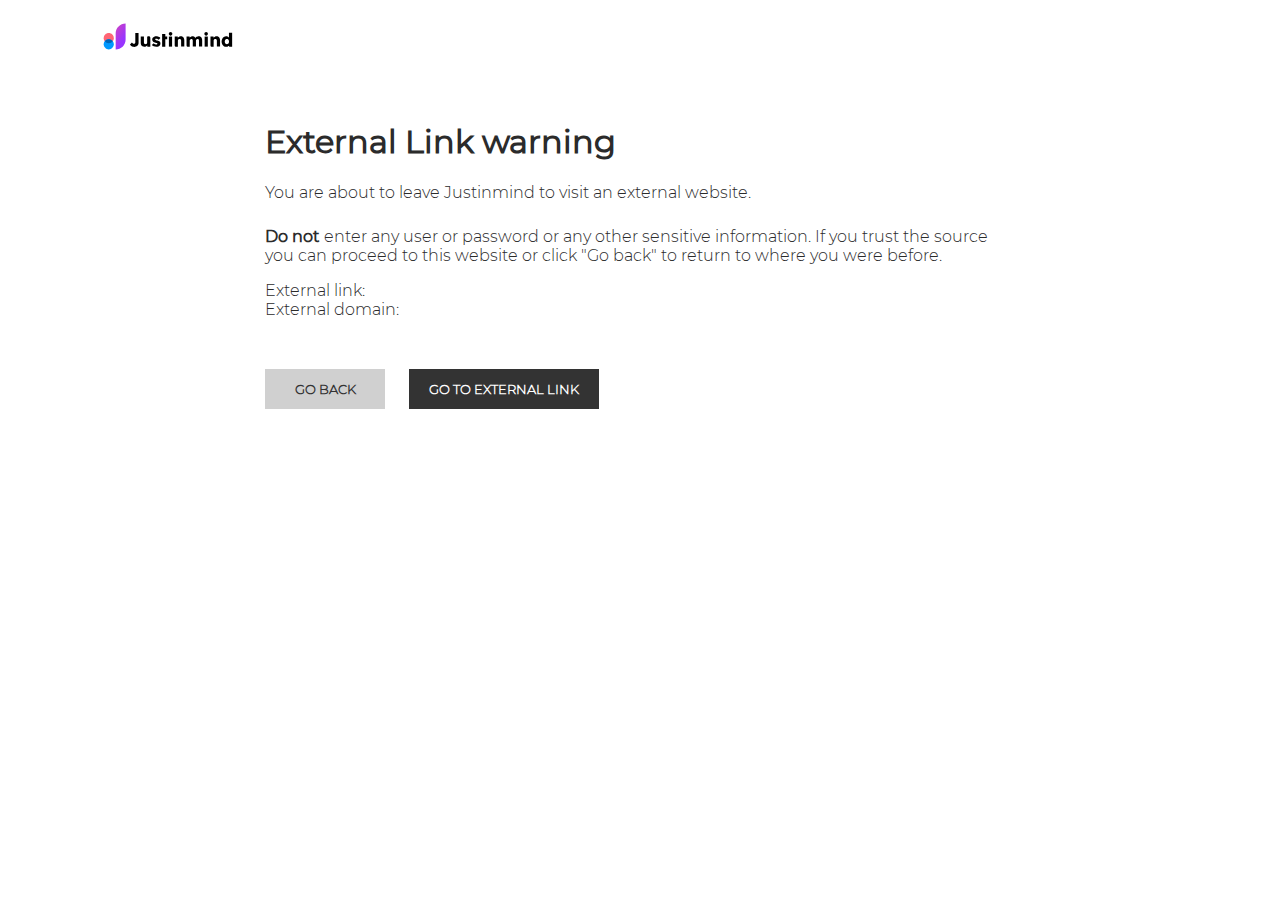
<file: P4/Prototipo_altaFidelidad_HTML/resources/jim/html/external.html>
<!DOCTYPE html PUBLIC "-//W3C//DTD XHTML 1.1//EN" "http://www.w3.org/TR/xhtml11/DTD/xhtml11.dtd">
<html>
  <head>
    <meta http-equiv="content-type" content="text/html; charset=utf-8" />
    <title>External Link warning</title>
    <style type="text/css">
      body { background-color: #ffffff; font-family: 'JIM-Sans-Light'; }
      
      .button {
	    background-color: #333333;
	    color: #ffffff;
	    display: inline-block;
	    font-size: 13px;
	    height: 40px;
	    line-height: 40px;
	    margin-right: 20px;
	    min-width: 80px;
	    padding: 0 20px;
	    text-align: center;
	    text-decoration: none;
	    font-weight:600;
	    cursor: pointer;
	  }
	  .button.light {
	  	background-color: #D0D0D0;
	  	color: #333333;
	  }
	  
	  .button:hover {
		opacity: 0.75;
	    filter: alpha(opacity=75); /* For IE8 and earlier */
	    -webkit-font-smoothing: antialiased;
	  }
      #logo {
    	height: 78px;
    	line-height: 78px;
    	position: relative;
		padding: 0px;
		margin: 23px 0 0 75px;
      }

	  #logo img {
	  	width: 170px;
		height: 27px;
    	max-height: 60px;
    	max-width: 250px;
    	vertical-align: top;
	  }
	  
	  h1 {
	  	font-family: 'JIM-Sans-Regular';
	  	color: #2B2B2B;
	  }
	  
	  p, div {
	  	color: #2B2B2B;
	  }
	  
	  .bold {
	  	display: contents;
		font-weight: bold;
		font-family: 'JIM-Sans-Regular';
	  }
	  
	  #link, #domain {
	  	display: contents;
	  }
	  
	  #externalLinkBox {
	  	margin: 0 auto;
	  	max-width: 750px;
	  }
	  
	  @font-face {
		font-family: 'JIM-Sans-Regular';
		src: url('../css/fonts/Montserrat-Regular.ttf') format('truetype');
	  }
	  
	  @font-face {
		font-family: 'JIM-Sans-Light';
		src: url('../css/fonts/Montserrat-Light.ttf') format('truetype');
	  }

    </style>
  </head>
  <body>
    <div id="editButtonPage">
	    <div id="logo"><img src="../images/logos/justinmind-logo-top.svg"/></div>

		<div id="externalLinkBox">
			<h1>External Link warning</h1>
		    <p class="h2" style="margin-bottom: 25px;">You are about to leave Justinmind to visit an external website.</p>
		    <p class="h2" style="margin-bottom: 25px;" ><div class="bold">Do not</div> enter any user or password or any other sensitive information. If you trust the source<br>you can proceed to this website or click "Go back" to return to where you were before.</p>
		    <div class="h2">External link: <div id="link"></div></div>
		    <div class="h2" style="margin-bottom: 50px;">External domain: <b><div id="domain" class="bold"></div></b></div>

		    <div id="backButton" class="button light">GO BACK</div>
		    <div id="goButton" class="button">GO TO EXTERNAL LINK</div>
	   </div>
    </div>
  </body>
  
  
  <script type="text/javascript">
  
  	var isTab, url;
  
  	window.onload = function() {
  		var searchParams = new URLSearchParams(window.location.search);
		url = searchParams.get('url');
		isTab = searchParams.get('tab');
		
		document.getElementById("link").innerHTML = url;
		document.getElementById("domain").innerHTML = getDomain(url, true);
	};
  
	document.getElementById("backButton").addEventListener("click", function() { window.history.back(); });
	document.getElementById("goButton").addEventListener("click", function() { 
		if(isTab === "false") {
			window.location.replace(url);
		}
		else {
			popup = window.open(url, "_blank");
            popup.focus();
		}
	});
	
	function getDomain(url, subdomain) {
    	subdomain = subdomain || false;
		url = url.replace(/(https?:\/\/)?(www.)?(cloud.)?/i, '');

    	if (!subdomain) {
        	url = url.split('.');
        	url = url.slice(url.length - 2).join('.');
    	}

    	if (url.indexOf('/') !== -1) {
        	return url.split('/')[0];
    	}

    	return url;
	}
	
  </script>
  
</html>
</file>
<file: P4/SmartBizz_WebPage/resources/animations.css>
@keyframes fadeIn {
  from {
    opacity: 0;
  }
  to {
    opacity: 1;
  }
}
@keyframes fadeOut {
  from {
    opacity: 1;
  }
  to {
    opacity: 0;
  }
}
@keyframes slideInDown {
  from {
    transform: translate3d(0, -100%, 0);
    visibility: visible;
  }
  to {
    transform: translate3d(0, 0, 0);
  }
}
@keyframes slideInLeft {
  from {
    transform: translate3d(-100%, 0, 0);
    visibility: visible;
  }
  to {
    transform: translate3d(0, 0, 0);
  }
}
@keyframes slideInRight {
  from {
    transform: translate3d(100%, 0, 0);
    visibility: visible;
  }
  to {
    transform: translate3d(0, 0, 0);
  }
}
@keyframes slideInUp {
  from {
    transform: translate3d(0, 100%, 0);
    visibility: visible;
  }
  to {
    transform: translate3d(0, 0, 0);
  }
}
@keyframes slideOutDown {
  from {
    transform: translate3d(0, 0, 0);
  }
  to {
    visibility: hidden;
    transform: translate3d(0, 100%, 0);
  }
}
@keyframes slideOutLeft {
  from {
    transform: translate3d(0, 0, 0);
  }
  to {
    visibility: hidden;
    transform: translate3d(-100%, 0, 0);
  }
}
@keyframes slideOutRight {
  from {
    transform: translate3d(0, 0, 0);
  }
  to {
    visibility: hidden;
    transform: translate3d(100%, 0, 0);
  }
}
@keyframes slideOutUp {
  from {
    transform: translate3d(0, 0, 0);
  }
  to {
    visibility: hidden;
    transform: translate3d(0, -100%, 0);
  }
}
.fadeIn {
  animation-name: fadeIn;
}
.fadeOut {
  animation-name: fadeOut;
}
.slideInDown {
  animation-name: slideInDown;
}
.slideInLeft {
  animation-name: slideInLeft;
}
.slideInRight {
  animation-name: slideInRight;
}
.slideInUp {
  animation-name: slideInUp;
}
.slideOutDown {
  animation-name: slideOutDown;
}
.slideOutLeft {
  animation-name: slideOutLeft;
}
.slideOutRight {
  animation-name: slideOutRight;
}
.slideOutUp {
  animation-name: slideOutUp;
}
.transit {
  animation-duration: 0.2s;
  animation-fill-mode: both;
}
</file>
<file: P4/SmartBizz_WebPage/resources/viewer-top.css>
#container{
	text-align: center;
    margin: 0 auto;	
    overflow: auto;
}

#content,#map{
	text-align: center;
    margin: 0 auto;	   
    /*width:100%;*/
    position:absolute;
}

#content-shadow {
	z-index: 40;
	position: fixed;
	overflow: auto;
	top: 0;
	left: 0;
	right: 0;
	bottom: 0;
	width: 100vw;
	height: 100vh;
	display: grid;
	margin-left: auto;
	margin-right: auto; 
	margin-top: 0 auto; 
	margin-bottom: auto;
	align-items: center;	
}
</file>
<file: P4/SmartBizz_WebPage/resources/viewer.css>
/*@import "https://cdnjs.cloudflare.com/ajax/libs/animate.css/3.7.2/animate.css";*/

/* Tooltip container */
.tooltip {
    position: relative;
    display: inline-block;
    /*border-bottom: 1px dotted black; */
    cursor: pointer;
}

/* Tooltip text */
.tooltip .tooltiptext {
    visibility: hidden;
    background-color: var(--color-primary);
    color: var(--color-background);
    text-align: center;
    padding: 10px 10px;
    border-radius: 4px;

    /* Position the tooltip text - see examples below! */
    position: absolute;
    z-index: 1;
}

/* Show the tooltip text when you mouse over the tooltip container */
.tooltip:hover .tooltiptext {
    visibility: visible;
}

#content .image_div {
    margin: 0 auto;
    position: absolute;
}

#contentModall .image_div {
    margin: 0 auto;
    /* Commented to fix long modals
    position: absolute;
    */
}

.image_div img {
    /*-webkit-transform:translate3d(0,0,0);*/
}

/*** MAPS ***/
.linksDiv {
    width: 100%;
    position: absolute;
    z-index: 2;
}

.linkDiv {
    position: absolute;
    cursor: pointer;
    opacity: 0;
    transition: opacity 0.5s;
    background-color: #FFC400;
    pointer-events: auto;
}

.linkHoverDiv {
    position: absolute;
    opacity: 0;
    cursor: pointer;
    transition: opacity 0.5s;
    background-color: #FFC400;
    pointer-events: auto;
}

.linkDivHighlight:hover {
    opacity: 0.2;
    transition: opacity 0.5s;
}

.contentLinksVisible .linkDiv {
    opacity: 0.4;
    transition: opacity 0.5s;
}

/* SEARCH */
.searchFocusedResultDiv {
    position: absolute;
    outline: 2px solid var(--color-primary);
    opacity: 0.3;
    background-color: yellow;
    box-shadow: 0 0 20px rgba(0, 0, 0, 0.5);
}

.searchResultDiv {
    position: absolute;
    outline: 2px solid var(--color-accent);
    background-color: white;
    opacity: 0.3;
}

/************ SYMBOLS ******/
.symbolLink {}

.modalSymbolLink {}

.symbolDiv {
    position: absolute;
    display: none;
    z-index: 30;
}

.contentSymbolsVisible .symbolDiv:hover {
    opacity: 1;
    outline: 1px dashed red;
    outline-offset: -1px;
    background-color: rgba(255, 0, 0, .05);
    transition: all 0.3s;
}

.contentSymbolsVisible .symbolDiv {
    opacity: .3;
    display: block;
    cursor: pointer;
    outline: 1px solid red;
    outline-offset: -1px;
    transition: all 0.3s;
}

.contentSymbolsVisible .symbolDiv.exp:hover {
    outline: 2px solid orange;
}

.contentSymbolsVisible .symbolDiv.exp {
    outline: 2px solid orange;
}

.svBorderLineDiv {
    position: absolute;
    display: none;
    z-index: 30;
}

.contentSymbolsVisible .svBorderLineDiv {
    display: block;
    cursor: pointer;
    outline: 1px dashed red;
    outline-offset: -1px;
    transition: all 0.3s;
}


.svMarginLineDiv {
    position: absolute;
    display: none;
    z-index: 31;
}

.contentSymbolsVisible .svMarginLineDiv {
    display: block;
    cursor: pointer;
    outline: 1px solid var(--color-accent);
    outline-offset: -1px;
    transition: all 0.3s;
}

.svMarginValueDiv {
    position: absolute;
    display: none;
    z-index: 32;
    text-align: center;
}

.contentSymbolsVisible .svMarginValueDiv {
    display: block;
    cursor: pointer;
    border-radius: 4px;
    height: 16px;
    width: 30px;
    line-height: 16px;
    font-weight: 500;
    background-color: var(--color-accent);
    transition: all 0.3s;
    font-size: 10px;
    color: white;
}

.viewer {
    width: 100%;
    overflow-y: auto;
    padding-bottom: 20px;
}


#info_viewer .head {
    padding-bottom: 20px;
    width: 100%;
}


#info_viewer .record {
    padding-bottom: 20px;
    width: 100%;
}

select {
    height: 32px;
    width: 100%;
    font-size: var(--font-small);
    color: var(--color-primary);
    border: none;
    border-radius: 5px;
    background: var(--color-hover);
    cursor: pointer;
    text-indent: 4px;
    transition: all .12s;

    /* reset */
    -webkit-box-sizing: border-box;
    -moz-box-sizing: border-box;
    box-sizing: border-box;
    -webkit-appearance: none;
    -moz-appearance: none;

    padding: 0px 8px;
}

select:hover {
    background: var(--color-hover-bright);
    /* color: white; */
    transition: all .2s;
}

select:focus {
    outline: none;
}

.checkbox-container {
    display: flex;
    align-items: center;
    justify-content: flex-start;
    position: relative;
    height: 36px;
    font-size: var(--font-regular);
}

.checkbox-container label {
    background-color: var(--color-active);
    border-radius: 20px;
    display: inline-block;
    position: relative;
    transition: all 0.2s ease-out;
    width: 28px;
    height: 16px;
    z-index: 2;
    cursor: pointer;
}

#gallery-modal .checkbox-container label {
    background-color: rgba(255, 255, 255, .12);
}

.checkbox-container label::after {
    content: ' ';
    background-color: rgb(255, 255, 255);
    border-radius: 50%;
    position: absolute;
    top: 2px;
    left: 2px;
    transform: translateX(0);
    transition: transform 0.12s linear;
    width: 12px;
    height: 12px;
    z-index: 3;
    /* box-shadow: var(--shadow1); */
    transition: all .2s;
}

.checkbox-container label:hover::after {
    transition: all .12s;
}

.checkbox-container input {
    visibility: hidden;
    position: absolute;
    z-index: 2;
}

.checkbox-container input:checked+label::after {
    transform: translateX(calc(100% + 0.5px));
    background-color: #fff;
}

.checkbox-container input:checked+label {
    background-color: var(--color-accent);
}

#gallery-modal .checkbox-container input:checked+label {
    background-color: var(--color-accent);
}

.checkbox-container .checkbox-label {
    margin-left: 12px;
}

#symbol_viewer .checkbox-container {
    padding: 16px 20px 0px 20px;
}

#gallery-modal .checkbox-container {
    margin-right: 40px;
}

.viewer .title {
    height: 56px;
    display: flex;
    align-items: center;
    position: fixed;
    box-sizing: border-box;
    width: 240px;
    padding: 0 12px;
    background: var(--color-background);
    font-weight: var(--font-weight-bold);
    border-bottom: solid 1px var(--color-border);
    z-index: 10;
}

#comments_viewer_content {
    padding: 72px 12px 0 12px;
}

#symbol_viewer_content .panel {
    margin: 12px;
}

#symbol_viewer_content .panel .panelRow {
    padding-bottom: 16px;
}

#symbol_viewer_content .field {
    margin-bottom: 4px;
}


#symbol_viewer_content .field .label {
    color: var(--color-secondary);
    font-weight: 400;
    margin-right: 10px;
}


#symbol_viewer_content .field .value {
    color: var(--color-primary);
}


#symbol_viewer_content .fieldset {
    margin-bottom: 4px;
    display: grid;
    grid-template-columns: 80px auto;
}

#symbol_viewer_content .fieldset .label {
    color: var(--color-secondary);
    font-weight: 400;
    display: grid;
    margin-bottom: 0px;
}

#symbol_viewer_content .fieldset .value {
    color: var(--color-primary);
    display: grid;
    padding-top: 0px;
}

#symbol_viewer_content .fieldset .text {
    color: var(--color-primary);
    display: grid;
}

#symbol_viewer_content .colorset {
    margin-bottom: 4px;
    display: grid;
    grid-template-columns: 20px auto;
}

#symbol_viewer_content .colorset .color {
    color: var(--color-primary);
    display: grid;
    padding-top: 0px;
    height: 20px;
}

#symbol_viewer_content .colorset .value {
    color: var(--color-primary);
    margin-left: 12px;
    display: grid;
    height: 20px;
}


#symbol_viewer_content .twoColumn {
    display: flex;
}

.tokenName {
    /* color: aquamarine; */
    color: var(--color-accent);
    white-space: nowrap;
}

.tokenValue {
    color: var(--color-secondary);
    margin-left: 10px;
}

.twoColumn div {
    width: 50%;
}

#symbol_viewer_content .label {
    color: var(--color-primary);
    font-weight: 600;
    margin-bottom: 8px;
}


#symbol_viewer_content .value.code {
    /*font-family: "SFMono-Regular", Consolas, "Liberation Mono", Menlo, Courier, monospace;*/
    color: var(--color-secondary);
    font-size: 12px;
    /*line-height: 18px;*/
}

.svlink {
    color: var(--color-accent);
}

#symbol_viewer_content .icon {
    font-family: "Font Awesome";
    font-size: 60px;
    line-height: 60px;
    font-weight: 400;
}

#symbol_viewer_content .icon.solid {
    font-weight: 900;
}

#exp_viewer .pages .page {
    padding-bottom: 10px;
    color: var(--color-accent);
}

#exp_viewer .widgets .widget {
    padding-bottom: 10px;
}

#exp_viewer .widgets .widget.highlight {
    background-color: var(--color-active);
}

#exp_viewer .widgets .widget .link {
    color: var(--color-accent);
    font-weight: normal;
}

#exp_viewer .widgets .page {
    margin-left: 12x;
    color: var(--color-accent);
    font-size: 12px;
    cursor: pointer;
}

#exp_viewer .layer {
    margin-left: 20px;
    padding-bottom: 10px;
    color: var(--color-primary);
    font-size: 12px;
}

#exp_viewer .counter {
    color: var(--color-secondary);
    font-size: 12px;
}


#exp_viewer #controls {
    display: grid;
    grid-template-columns: 80px 1fr;
    grid-row-gap: 5px;
}


#exp_viewer #controls .label {
    width: 100px;
}

/* #symbol_viewer_content .head {
  color: var(--color-secondary);
  border-top: solid 1px var(--color-border);
}

#info_viewer .head {
  font-weight: 900;
} */

/******************/
/************ LAYOUT ******/
.layouLineDiv {
    position: absolute;
    opacity: 0;
    transition: opacity 0.5s;
    z-index: 30;
    pointer-events: none;
}

.layoutColDiv {
    background-color: #FF0000;
}

.layoutRowDiv {
    background-color: #000000;
}

.contentLayoutVisible .layouLineDiv {
    opacity: 0.05;
    transition: opacity 0.5s;
    pointer-events: none;
}

/******************/
.map {
    z-index: 9;
    position: absolute;
}

.contentModal {
    z-index: 50;
    position: fixed;
    margin: auto;
    max-height: 100%;
    align-items: center;
}

.contentModal>div {
    pointer-events: auto;
}

.contentModal .image_div {
    z-index: 50;
}

#content-shadow.shadow {
    background-color: rgba(5, 4, 4, 0.7);
}

#content-shadow.no-shadow {
    background-color: transparent;
}

/*
#content-modal>div {
	margin-top: 50px auto 50px;
	margin-bottom: 50px auto 50px;
}
*/
/* GALLERY */
#gallery-modal {
    display: flex;
    justify-content: center;
    position: fixed;
    overflow: auto;
    top: 0;
    left: 0;
    right: 0;
    bottom: 0;
    width: 100vw;
    height: 100vh;
    background-color: var(--color-background-gallery);
    z-index: 100;
}

#gallery {
    /*width: 100%;*/
    margin: 80px 0px;
}

.gallery-grid {
    width: calc(100% - 80px);
    max-width: 1200px;
    margin: 80px 40px;
}

#gallery-header {
    display: flex;
    position: fixed;
    justify-content: center;
    top: 0;
    height: 80px;
    width: 100%;
    color: white;
    font-size: 24px;
    line-height: 32px;
    background-color: var(--color-background-gallery-90);
    z-index: 102;
}

#gallery-header-container {
    display: flex;
    align-items: center;
    justify-content: space-between;
    /* max-width: 1200px; */
    width: 100%;
    margin: 0 40px;
}

#gallery-header-container #title {
    text-align: left;
}

#gallery-header-container #title div {
    white-space: nowrap;
    overflow-x: hidden;
    text-overflow: ellipsis;
    -webkit-line-clamp: 2;
    -webkit-box-orient: vertical;
}

#map-controls {
    position: fixed;
    bottom: 0;
    width: 100%;
    height: 56px;
    display: flex;
    justify-content: center;
    color: white;
    background-color: var(--color-background-gallery-90);
    z-index: 103;
}

#map-controls-container {
    display: flex;
    align-items: center;
    justify-content: flex-end;
    /* max-width: 1200px; */
    width: 100%;
    margin: 0 40px;
}

#gallery-header-container #screensamount {
    font-size: var(--font-regular);
    line-height: 20px;
    font-weight: 300;
    opacity: .7;
}

#search {
    max-width: 280px;
    flex-grow: 1;
    display: flex;
    height: 32px;
    padding: 0 12px;
    border-radius: 5px;
    background: rgba(255, 255, 255, 0.12);
}

#searchInput {
    width: 200px;
    height: 30px;
    font-size: var(--font-regular);
    font-weight: 300;
    letter-spacing: 0.2px;
    color: white;
    border: none;
    background: none;
}

#searchInput:focus {
    outline: none;
}

#searchInput::placeholder {
    color: white;
    opacity: .5;
}

#right {
    display: flex;
    align-items: center;
    justify-content: flex-end;
}

#title,
#search,
#right {
    width: calc(100% / 3);
}

#gallery-header-container #closebtn {
    display: flex;
    justify-content: center;
    align-items: center;
    min-width: 48px;
    height: 48px;
    margin-right: -16px;
    cursor: pointer;
    opacity: .7;
    border-radius: 100%;
    transition: all .2s;
    background: rgba(0, 0, 0, 0);
}

#gallery-header-container #closebtn:hover {
    opacity: 1;
    background: rgba(0, 0, 0, .18);
    transition: all .24s;
}

.gallery-grid {
    justify-content: center;
    margin: 0 -32px 80px -32px;
}

#gallery #grid {
    /* display: -webkit-box; */
    display: flex;
    justify-content: center;
    flex-wrap: wrap;
    /* -webkit-box-orient: horizontal;
  -webkit-box-direction: normal; */
    flex-direction: row;
    margin: 0 -16px 80px -16px;
    padding-bottom: 40px;
}

.galleryArtboardAbs {
    position: absolute;
    border-radius: 5px;
    background: none;
    box-shadow: 0 2px 4px 1px rgba(0, 0, 0, 0.08);
    cursor: pointer;
    transition: transform .24s, box-shadow .24s;
}

.galleryArtboardAbsHidden {
    opacity: 0.2;
}

.galleryArtboardLabelAbs {
    position: absolute;
    margin-top: 8px;
    color: var(--color-secondary);
    font-size: 12px;
}

.galleryArtboardAbs image {}

#gallery #grid svg {
    z-index: 61;
    pointer-events: none;
    position: absolute;
    left: 40px;
    top: 80px;
}

#gallery #grid svg circle {
    z-index: 62;
    stroke: #F89000;
    stroke-width: 1;
    fill: white;
}

#gallery #grid svg path {
    stroke: #F89000;
    stroke-width: 1;
    fill: none;
    z-index: 61;
}

/* #gallery-header-container .checkbox-container{
    width:100%;
} */

#map-controls-container .mapZoom {
    width: 100px;
}

#map-controls-container .mapResetZoom {
    color: white;
    font-size: var(--font-regular);
    cursor: pointer;
    margin-left: 16px;
}

#commenting {
    z-index: 100;
    position: fixed;
    overflow: auto;
    top: 0;
    left: 0;
    right: 0;
    bottom: 0;
    width: 100vw;
    height: 100vh;
    display: grid;
    margin-left: auto;
    margin-right: auto;
    margin-top: auto;
    margin-bottom: auto;
    align-items: center;
    background-color: rgba(255, 255, 255, 0.9);
}

.grid-cell {
    position: relative;
    display: flex;
    flex-direction: column;
    width: calc((1200px - 16px*6)/4);
    height: 212px;
    overflow: hidden;
    margin: 16px;
    border-radius: 5px;
    background: #fff;
    box-shadow: 0 2px 4px 1px rgba(0, 0, 0, 0.08);
    cursor: pointer;
    transition: transform .24s, box-shadow .24s;
}

.grid-cell:hover,
.galleryArtboardAbs:hover {
    transition: all .2s;
    transform: translateY(-2px);
    box-shadow: 0 0.3125rem 2rem 0 rgba(0, 0, 0, 0.3);
}

/*.grid-cell-wrapper{
	width: 100%;
	display: inline-block;
	position: relative;
}*/
/*.grid-cell-main{
	position: absolute;
	top:0;
	bottom:0;
	left:0;
	right:0;
}*/
.grid-cell img {
    width: 100%;
    /*top:0;*/
    /*position: absolute;*/
}


#gallery #grid .groupTitle {
    position: absolute;
    width: 100%;
    height: 30px;
    color: var(--color-secondary);
    font-size: 20px;
    text-align: left;
}

#gallery #grid .grid-cell .div-page-title {
    position: absolute;
    bottom: 0;
    left: 0;
    width: 100%;
}

.grid-cell span {
    padding: 0 16px;
    height: 56px;
    display: flex;
    justify-content: center;
    align-items: center;
    align-self: flex-end;
    font-size: var(--font-regular);
    color: white;
    font-weight: 400;
    background-color: var(--color-background-gallery-90);
}

a,
a:focus {
    outline: none;
    color: var(--color-link);
    text-decoration: none;
    font-weight: bold;
}

.transparent {
    visibility: hidden;
    opacity: 0;
}

.hidden {
    display: none !important;
}

.hotspots-off {
    pointer-events: none;
}

/* VIEWER UI */
:root {

    /* color */
    --color-primary: #0F0F0F;
    --color-secondary: #989EA5;
    --color-accent: #007AFF;
    --color-hover: #F4F5F6;
    --color-hover-bright: var(--color-active);
    --color-active: #EAEDF0;
    --color-border: var(--color-active);
    --color-link: #568AF2;
    --color-background: #FFF;
    --color-background-gallery: var(--color-primary);
    --color-background-gallery-90: rgba(64, 75, 88, 0.90);

    /* font size */
    --font-regular: 12px;
    --font-small: 12px;

    /* font weight  */
    --font-weight-regular: 300;
    --font-weight-bold: 700;

    /* line height */
    --line-height: 20px;

    /* shadow */
    --shadow1: 0 1px 3px 0 rgba(0, 0, 0, 0.20);
    --shadow2: 0 0 1px 0 rgba(0, 0, 0, 0.10), 0 2px 8px 0 rgba(0, 0, 0, 0.10);

    /* border */
    --border: 1px solid rgba(73, 84, 96, 0.06);

    /* border radius */
    --border-radius: 5px;
    --border-radius-circle: 100%;

}

/* NAVIGATION */
body {
    font-size: var(--font-regular);
    line-height: var(--line-height);
    color: var(--color-primary);
    margin: 0px;
    padding: 0px;
    font-family: -apple-system, BlinkMacSystemFont,
        "Segoe UI", Roboto, Helvetica, Arial, sans-serif,
        "Apple Color Emoji", "Segoe UI Emoji", "Segoe UI Symbol";
}

.containerSVG {
    display: none;
}

.svgIcon {
    width: 24px;
    height: 24px;
    fill: var(--color-primary);
}

#sidebar {
    position: fixed;
    left: 0;
    bottom: 0;
    display: flex;
    text-align: left;
    z-index: 60;
    background: var(--color-background);
    border-left: var(--border);
    box-shadow: var(--shadow2);
}

.nav {
    position: fixed;
    left: 0;
    bottom: 0;
    width: calc(100% - 24px);
    display: flex;
    justify-content: space-between;
    margin: 12px;
    user-select: none;
    pointer-events: none;
    z-index: 60;
}

.navLeft,
.navRight {
    display: flex;
}

.navLeft,
.nav #pageComments,
.nav #experimental {
    pointer-events: all;
}

.navCenter {
    display: flex;
    justify-content: center;
}

.nav .btnMenu,
.nav .navPreviewNext,
.nav #pageComments,
.nav #experimental,
.nav .infoViewerMode,
.nav .pageName {
    display: flex;
    justify-content: center;
    align-items: center;
    height: 36px;
    background: var(--color-background);
    border-radius: 36px;
    box-shadow: var(--shadow1);
    align-self: center;
    opacity: .8;
}

.nav .infoViewerMode {
    pointer-events: all;
}


.nav #pageComments #counter {
    margin-left: 5px;
}

.btnMenu,
.navPreviewNext {
    margin-right: 12px;
}

.btnMenu,
.nav #pageComments,
.nav #experimental,
.btnPreview,
.btnNext {
    cursor: pointer;
}

.navPreviewNext svg,
.btnMenu svg,
.navPreviewNext svg {
    padding: 6px;
}

.navPreviewNext {
    overflow: hidden;
}

.navPreviewNext div {
    height: 36px;
}

.nav .pageName,
.nav .infoViewerMode {
    padding: 0 12px;
}

.nav #pageComments {
    padding: 0 12px;
}

.btnMenu:hover,
.nav #pageComments:hover,
.nav #experimental:hover,
.btnPreview:hover,
.btnNext:hover {
    background: var(--color-hover);
    transition: background .2s;
    opacity: 1;
}

.btnMenu:active,
.nav #pageComments:active,
.nav #experimental:active,
.btnPreview:active,
.btnNext:active {
    background: var(--color-active);
    transform: scale(.9);
    transition: transform .24s;
    opacity: 1;
}

.btnPreview:active,
.btnNext:active {
    border-radius: 50%;
}

.nav .disabled {
    opacity: .5;
}

.nav #experimental {
    width: 36px;
    margin-left: 12px;
    background: #FFB70A;
    ;
}


.nav #experimental:hover {
    background: #FED574;
    ;
}


/*** MENU ***/
.menu {
    position: absolute;
    bottom: 48px;
    display: flex;
    flex-direction: column;
    width: 240px;
    padding: 12px 0;
    background: var(--color-background);
    border: var(--border);
    box-shadow: var(--shadow2);
    border-radius: var(--border-radius);
    visibility: hidden;
    opacity: 0;
    transform: translateY(-8px);
    transition: all .12s;
}

.menu.active {
    opacity: 1;
    visibility: visible;
    transform: translateY(0px);
    transition: all .12s;
}

.menu .item-switcher {
    display: flex;
    justify-content: space-between;
    align-items: center;
    padding: 0 20px;
    height: 44px;
    background: var(--color-background);
}

.item {
    display: flex;
    justify-content: space-between;
    align-items: center;
    padding: 0 20px;
    height: 44px;
    cursor: pointer;
    background: var(--color-background);
}

.item:hover {
    background: var(--color-hover);
}

.item:active {
    background: var(--color-active);
    transition: background .12s;
}

.item.sub:active {
    background: var(--color-hover);
}

.item.sub:hover+div {
    display: flex;
}

.item.sub:hover .submenu {
    display: flex;
}

.item svg {
    margin-right: 16px;
}

.item span {
    flex-grow: 1;
    text-align: start;
}

.submenu {
    align-self: flex-start;
    position: absolute;
    transform: translateX(212px);
    margin-top: -12px;
    border-radius: var(--border-radius);
    overflow: hidden;
    padding: 12px 0;
    background: var(--color-background);
    display: none;
    box-shadow: var(--shadow1);
}

.menu .tips {
    font-size: var(--font-small);
    color: var(--color-secondary);
    padding-left: 12px;
}

.menu .tips svg {
    margin-right: -6px;
    /* fill: var(--color-secondary); */
    width: 18px;
}

hr {
    display: block;
    height: 1px;
    border: 0;
    border-top: 1px solid var(--color-border);
    margin: 12px 0 12px 20px;
    padding: 0;
}

#sidebar hr {
    margin: 16px 0 0 0px;
}

area {
    cursor: pointer;
}

/*** OVERLAYS ***/
.divPanel {
    position: absolute;
    z-index: 3;
}

/*** FIXED PANELS ***/
.fixedPanelTop {
    z-index: 14;
}

.fixedPanel1 {
    position: fixed;
    z-index: 12;
    overflow: hidden;
    margin: 0 auto;
    pointer-events: none;
    user-select: none;
}

.fixedPanel {
    position: fixed;
    z-index: 12;
    overflow: hidden;
    text-align: center;
}

.panelVSCroll {
    overflow-x: hidden;
    overflow-y: auto
}

.fixedPanelFloat {
    position: fixed;
    z-index: 13;
    overflow: hidden;
    text-align: center;
}

.fixedBottomPanelFloat {
    position: absolute;
    z-index: 13;
    overflow: hidden;
    text-align: center;
}

.fixed_back {
    z-index: 6;
    background: rgba(100, 100, 100, 255);
    color: #f1f1f1;
    text-align: center;
    margin: 0 auto;
    position: absolute;
}

/*

#fixed_left{
	position: fixed;
	z-index: 10;
	background: rgba(100,100,100,255);
	color: #f1f1f1;
	overflow: hidden;
	text-align: center;
	margin: 0 auto;
}

#fixed_left_back{
	z-index: 5;
	background: rgba(100,100,100,255);
	color: #f1f1f1;
	text-align: center;
	margin: 0 auto;
	position: absolute;
}
**/
/*** LOADING INDICATOR ***/
#nav #loading {
    width: 40px;
}

.lds-ring {
    display: inline-block;
    position: relative;
    width: 36px;
    height: 28px;
    margin-top: 4px;
}

.lds-ring div {
    box-sizing: border-box;
    display: block;
    position: absolute;
    width: 24px;
    height: 24px;
    border: 2px solid var(--color-secondary);
    border-radius: 50%;
    animation: lds-ring 1.2s cubic-bezier(0.5, 0, 0.5, 1) infinite;
    border-color: var(--color-secondary) transparent transparent transparent;
}

.lds-ring div:nth-child(1) {
    animation-delay: -0.45s;
}

.lds-ring div:nth-child(2) {
    animation-delay: -0.3s;
}

.lds-ring div:nth-child(3) {
    animation-delay: -0.15s;
}

@keyframes lds-ring {
    0% {
        transform: rotate(0deg);
    }

    100% {
        transform: rotate(360deg);
    }
}

.version-screen-div {
    cursor: pointer;
}

/*@media only screen and (max-width: 1024px) and (min-width: 768px) {

.grid-cell{ width: calc(100%/2 - 48px);}

}

@media only screen and (max-width: 768px) and (min-width: 320px) {
	.grid-cell{ width: 100%; }
}*/

@media (prefers-color-scheme: dark) {

    /* Dark mode styles go here! */
    :root {
        --color-danger: #E40949;
        --color-warning: #FFB70A;
        --color-primary: #E0E1E1;
        --color-secondary: #989EA5;
        --color-accent: #568AF2;
        --color-hover: #444549;
        --color-hover-bright: rgba(255, 255, 255, .12);
        --color-active: #282828;
        --color-border: var(--color-active);
        --color-link: #989EA5;
        --color-background: #35363A;
        --color-background-gallery: var(--color-background);
        --color-background-gallery-90: rgba(53, 54, 58, 0.90);
        --shadow1: 0 2px 6px 0 rgba(0, 0, 0, 0.24);
    }

}

@media (prefers-color-scheme: light) {
    /* Light styles go here! */
}


.panelVSCroll {
    padding-right: 8px;
}

/* custom scrollbar */
.panelVSCroll.always::-webkit-scrollbar {
    width: 8px;
}

.panelVSCroll.always::-webkit-scrollbar-track {
    background-color: transparent;
}

.panelVSCroll.always::-webkit-scrollbar-thumb {
    background-color: white;
    border-radius: 8px;
    border: 2px solid #d6dee1;
    background-clip: content-box;
    min-height: 80px;
}

.panelVSCroll.always::-webkit-scrollbar-thumb:hover {
    background-color: #a8bbbf;
}

/* */
.panelVSCroll.never::-webkit-scrollbar {
    width: 0px;
}
</file>
